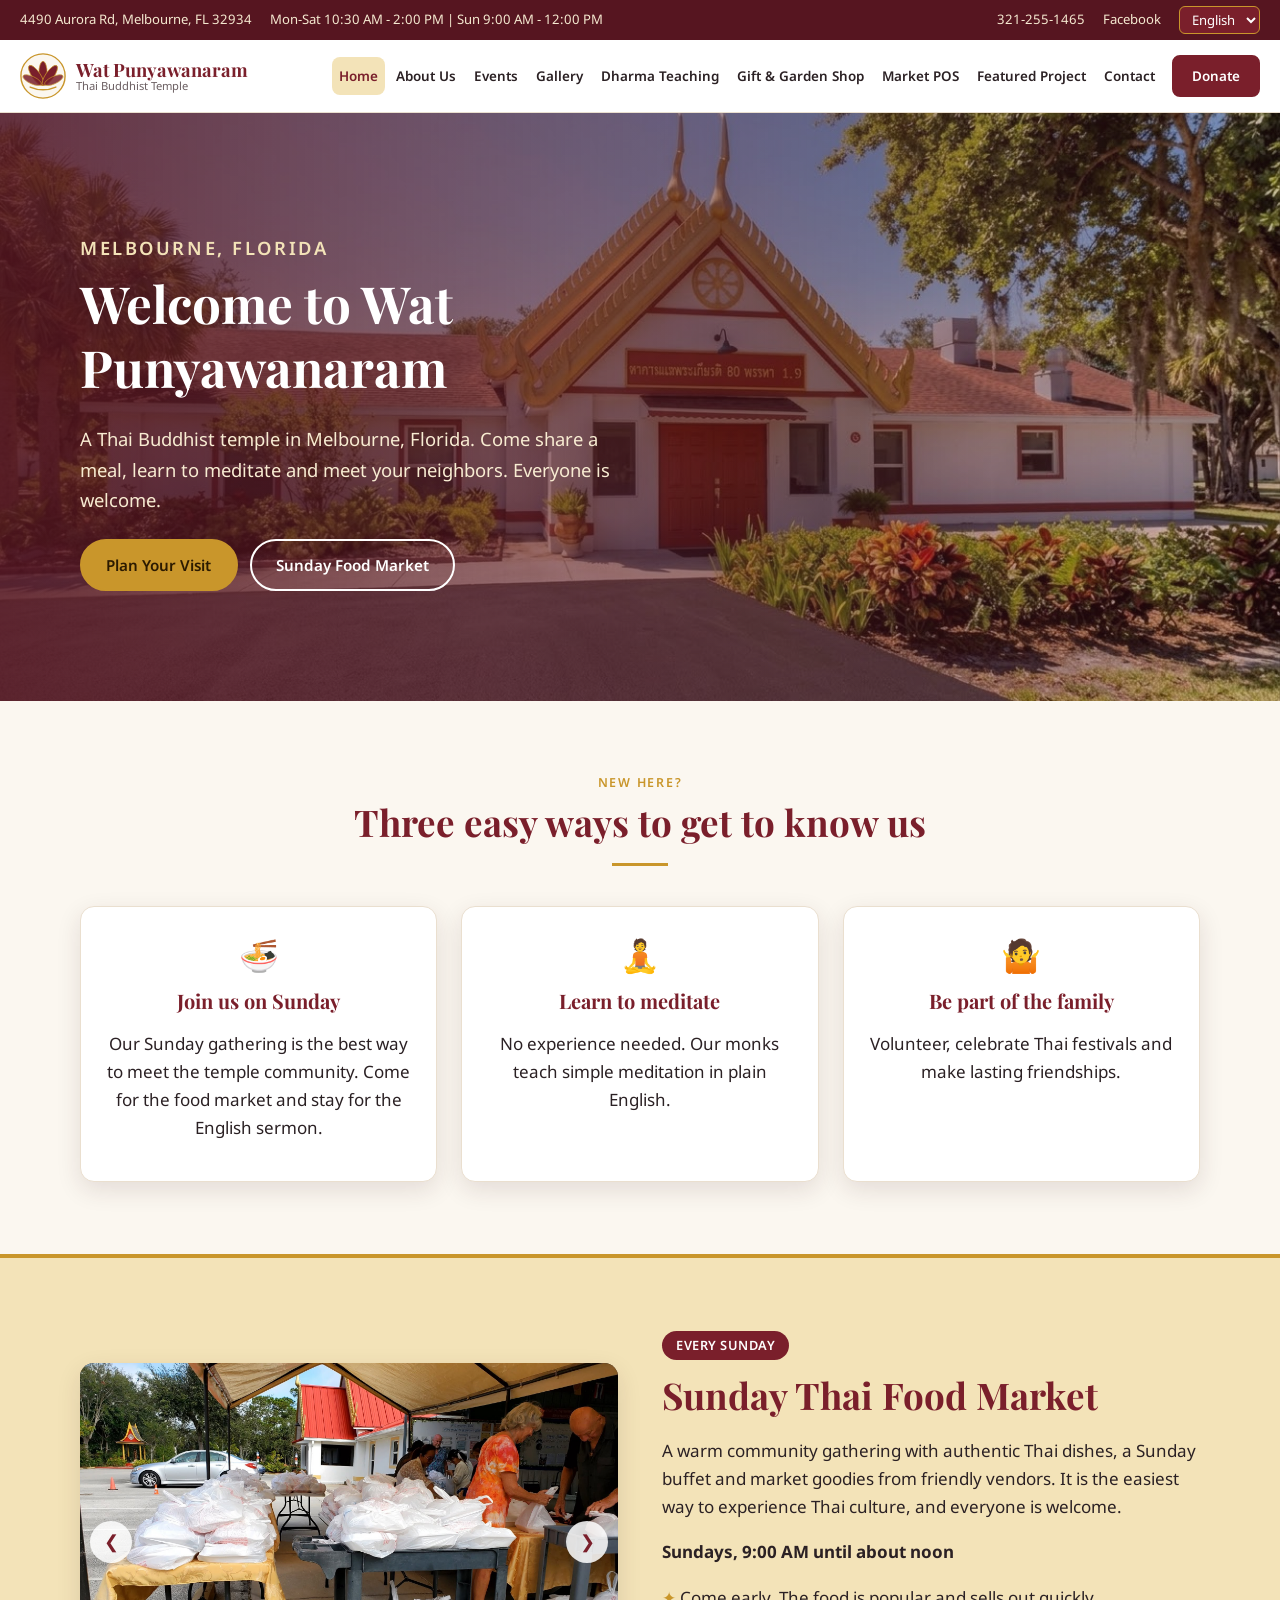
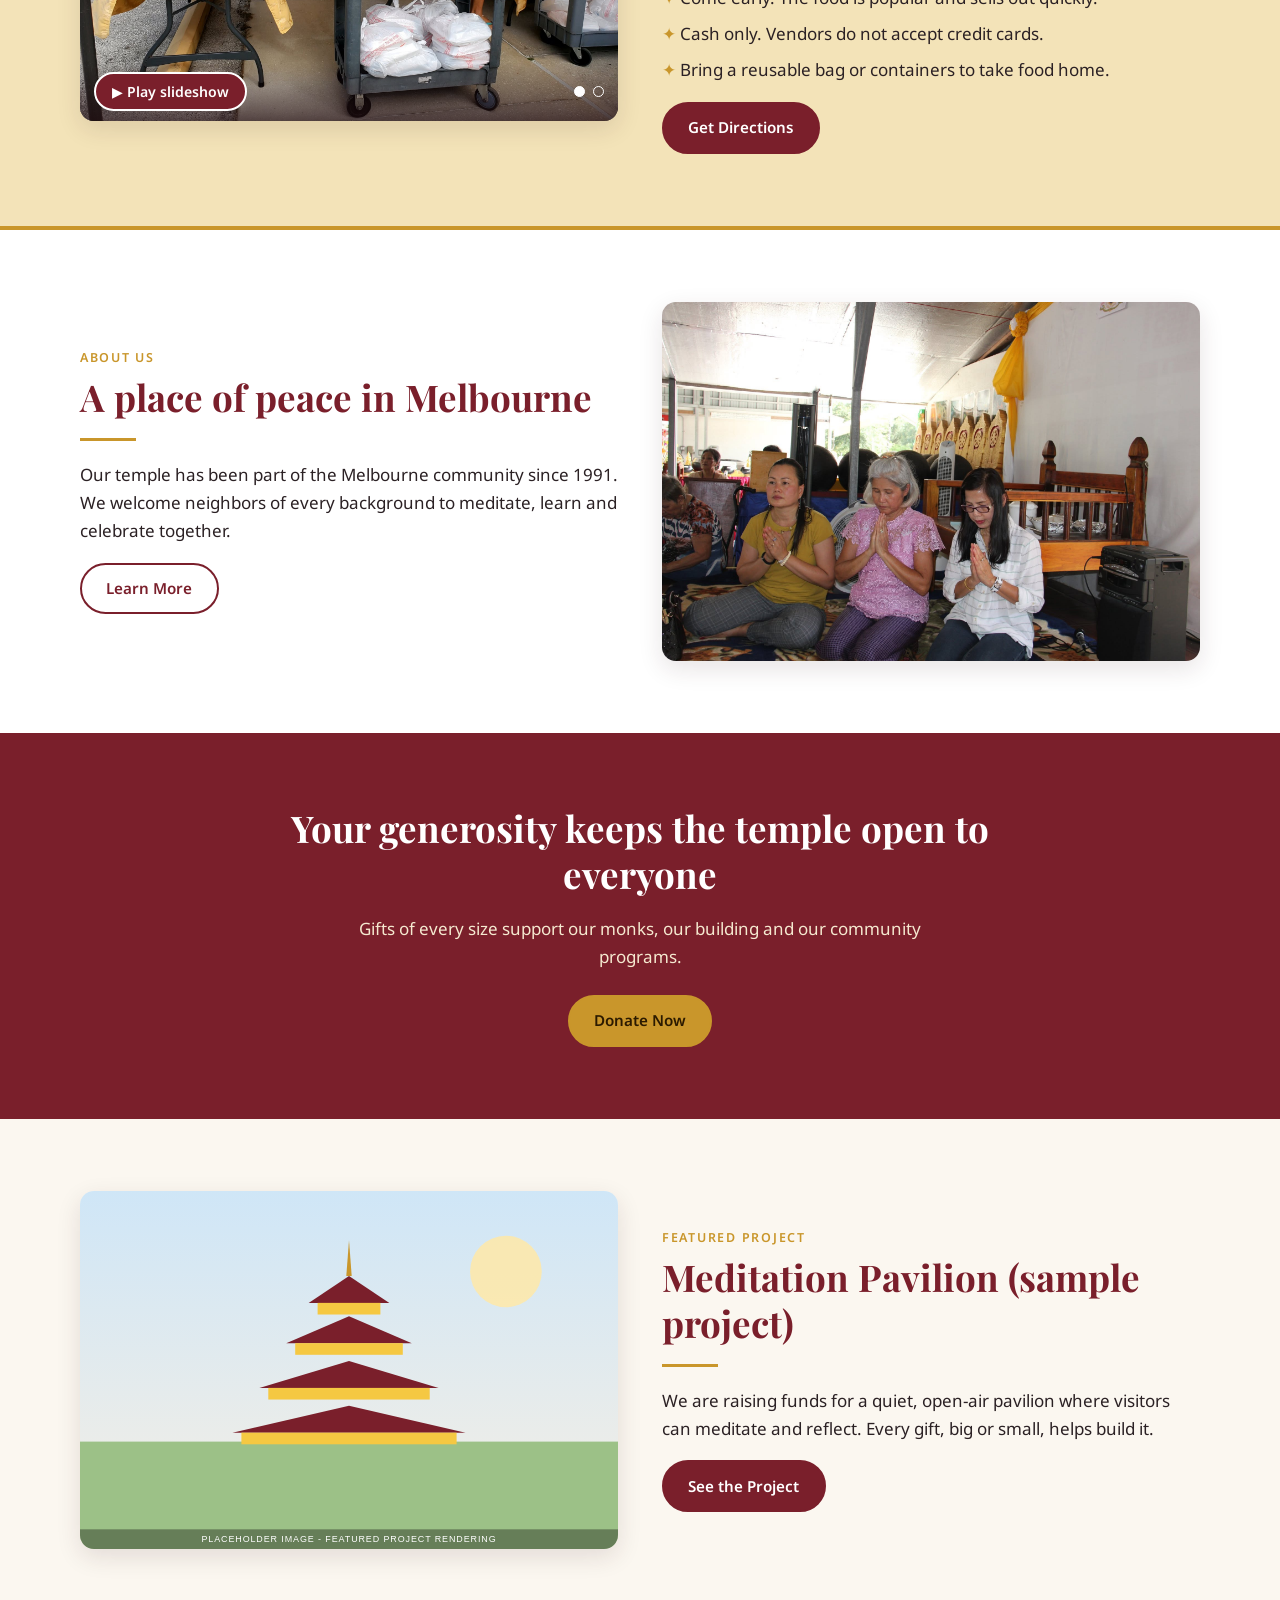
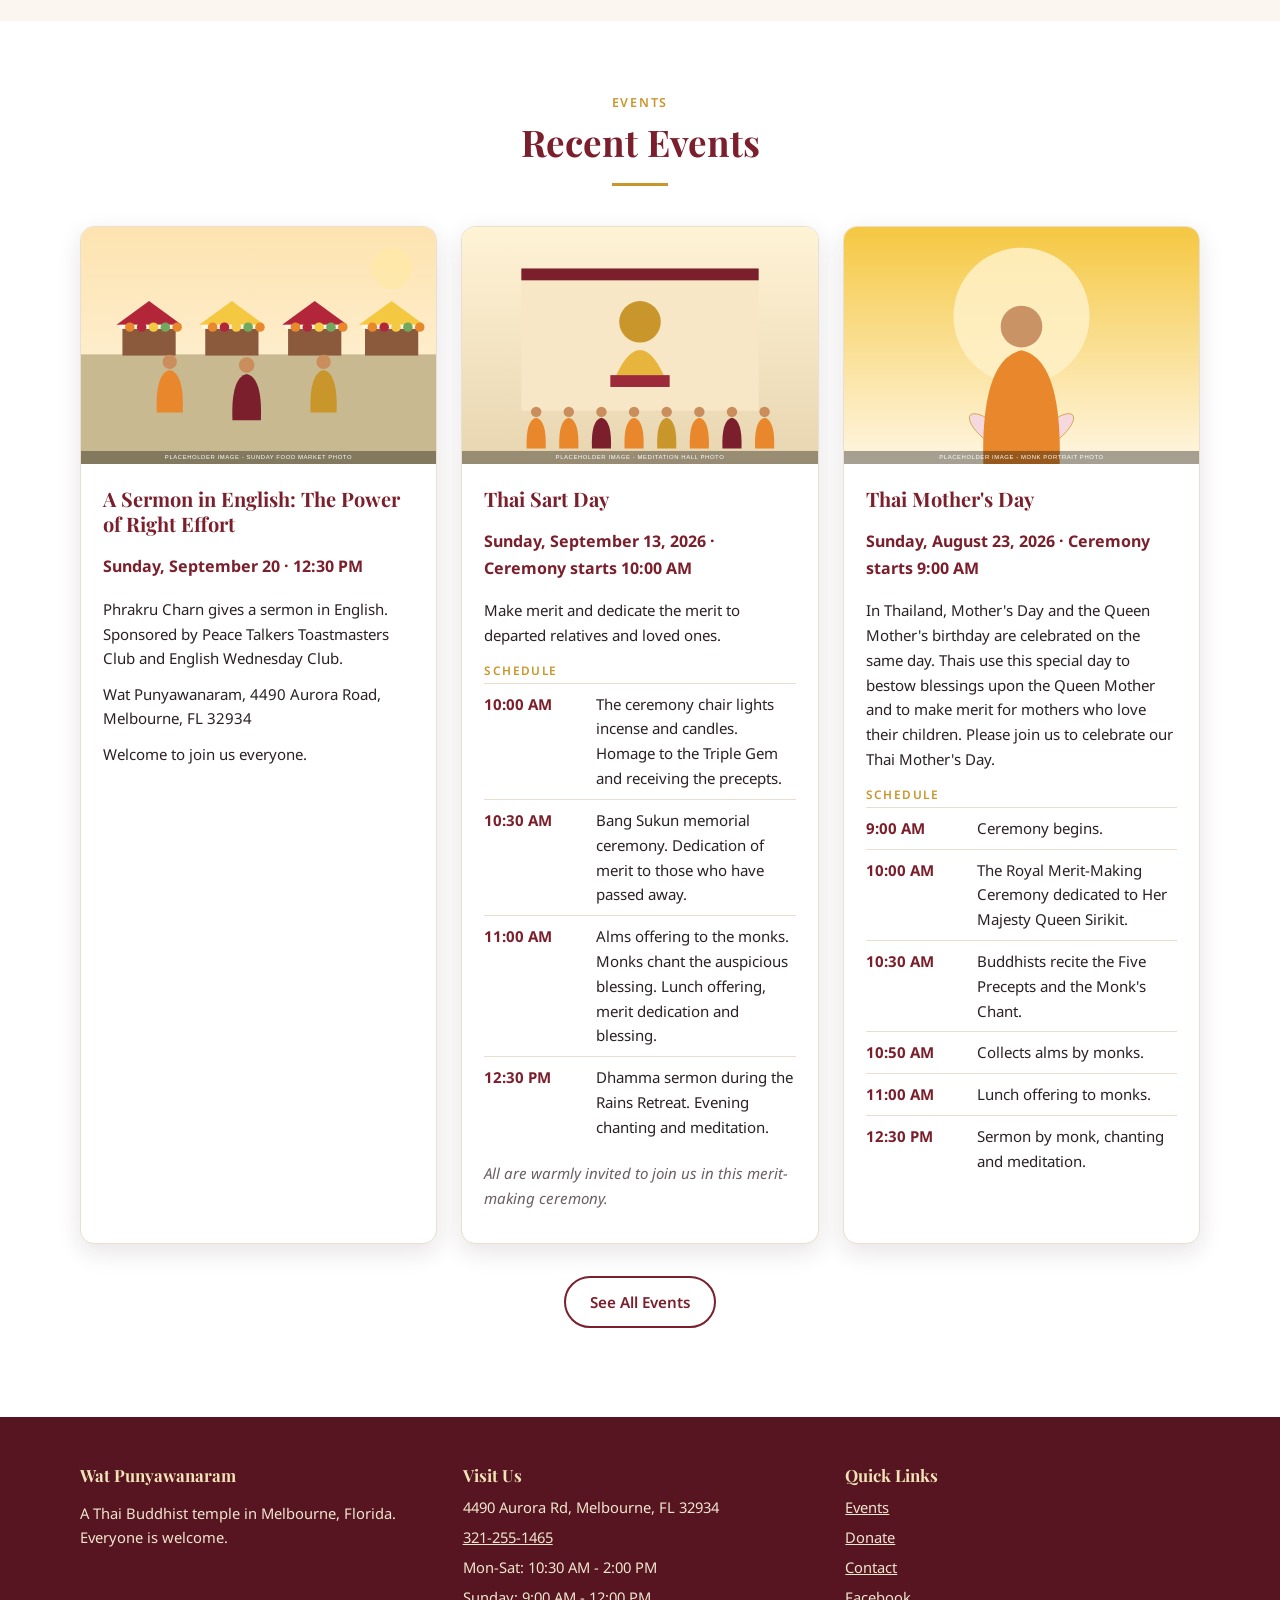
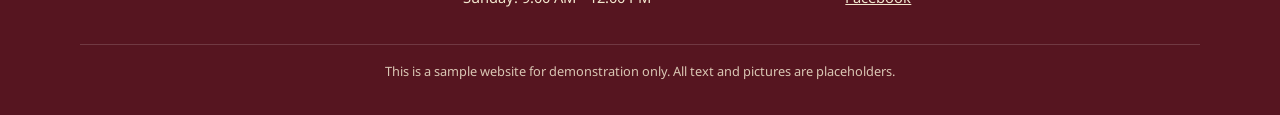
<file: index.html>
<!DOCTYPE html>
<html lang="en">
<head>
<meta charset="utf-8">
<meta name="viewport" content="width=device-width, initial-scale=1">
<title data-i18n="title.home">Wat Punyawanaram | Thai Buddhist Temple in Melbourne, Florida</title>
<meta name="description" content="Wat Punyawanaram, a Thai Buddhist temple at 4490 Aurora Rd, Melbourne, Florida. Sunday food market, meditation and community. Sample website.">
<link rel="icon" href="images/logo.svg" type="image/svg+xml">
<link rel="preconnect" href="https://fonts.googleapis.com">
<link rel="preconnect" href="https://fonts.gstatic.com" crossorigin>
<link href="https://fonts.googleapis.com/css2?family=Noto+Sans+Thai:wght@400;600&family=Noto+Sans:wght@400;600&family=Noto+Serif+Thai:wght@600;700&family=Playfair+Display:wght@600;700&display=swap" rel="stylesheet">
<link rel="stylesheet" href="css/base.css?v=10">
<link rel="stylesheet" href="css/pages.css?v=10">
</head>
<body>
<div id="site-header"></div>
<main>
<section class="hero"><div class="container">
  <p class="eyebrow" style="color:#f3e3b8">MELBOURNE, FLORIDA</p>
  <h1 data-i18n="h.hero.title">Welcome to Wat Punyawanaram</h1>
  <p data-i18n="h.hero.sub">A Thai Buddhist temple in Melbourne, Florida. Come share a meal, learn to meditate and meet your neighbors. Everyone is welcome.</p>
  <div class="actions"><a class="btn btn-gold" href="contact.html" data-i18n="h.hero.b1">Plan Your Visit</a>
  <a class="btn btn-ghost" href="#market" data-i18n="h.hero.b2">Sunday Food Market</a></div>
</div></section>

<section class="section"><div class="container">
  <div class="section-head"><p class="eyebrow" data-i18n="h.new.eyebrow">NEW HERE?</p><h2 data-i18n="h.new.title">Three easy ways to get to know us</h2><hr class="rule"></div>
  <div class="grid-3"><div class="card plain"><div class="body"><span class="icon">&#127836;</span><h3 data-i18n="h.c1.t">Join us on Sunday</h3><p data-i18n="h.c1.p">Our Sunday gathering is the best way to meet the temple community. Come for the food market and stay for the English sermon.</p></div></div>
<div class="card plain"><div class="body"><span class="icon">&#129496;</span><h3 data-i18n="h.c2.t">Learn to meditate</h3><p data-i18n="h.c2.p">No experience needed. Our monks teach simple meditation in plain English.</p></div></div>
<div class="card plain"><div class="body"><span class="icon">&#129335;</span><h3 data-i18n="h.c3.t">Be part of the family</h3><p data-i18n="h.c3.p">Volunteer, celebrate Thai festivals and make lasting friendships.</p></div></div>
</div>
</div></section>

<section class="section market" id="market"><div class="container split">
  <div class="carousel" id="market-carousel">
    <div class="slides">
      <img class="slide active" src="images/sunday.jpg" alt="Sunday food market" onerror="this.onerror=null;this.src='images/market.svg'">
      <img class="slide" src="images/sunday2.jpg" alt="Sunday food market, more pictures" onerror="this.onerror=null;this.src='images/market.svg'">
    </div>
    <button class="car-btn prev" type="button" data-i18n-aria="car.prev" aria-label="Previous picture">&#10094;</button>
    <button class="car-btn next" type="button" data-i18n-aria="car.next" aria-label="Next picture">&#10095;</button>
    <div class="car-bar">
      <button class="car-play" type="button"><span class="car-icon" aria-hidden="true">&#9654;</span> <span class="car-label" data-i18n="car.play">Play slideshow</span></button>
      <span class="dots"></span>
    </div>
  </div>
  <div>
    <span class="badge" data-i18n="m.badge">EVERY SUNDAY</span>
    <h2 style="margin-top:12px" data-i18n="m.title">Sunday Thai Food Market</h2>
    <p data-i18n="m.p">A warm community gathering with authentic Thai dishes, a Sunday buffet and market goodies from friendly vendors. It is the easiest way to experience Thai culture, and everyone is welcome.</p>
    <p><strong data-i18n="m.time">Sundays, 9:00 AM until about noon</strong></p>
    <ul class="tips"><li data-i18n="m.t1">Come early. The food is popular and sells out quickly.</li>
    <li data-i18n="m.t2">Cash only. Vendors do not accept credit cards.</li>
    <li data-i18n="m.t3">Bring a reusable bag or containers to take food home.</li></ul>
    <a class="btn" href="contact.html" data-i18n="m.btn">Get Directions</a>
  </div>
</div></section>

<section class="section white"><div class="container split">
  <div>
    <p class="eyebrow" data-i18n="h.about.eyebrow">ABOUT US</p><h2 data-i18n="h.about.title">A place of peace in Melbourne</h2><hr class="rule">
    <p data-i18n="h.about.p">Our temple has been part of the Melbourne community since 1991. We welcome neighbors of every background to meditate, learn and celebrate together.</p>
    <a class="btn btn-outline" href="about.html" data-i18n="h.about.btn">Learn More</a>
  </div>
  <img src="images/meditation.jpg" alt="Meditation at the temple">
</div></section>

<section class="band"><div class="container">
  <h2 data-i18n="h.don.title">Your generosity keeps the temple open to everyone</h2>
  <p data-i18n="h.don.p">Gifts of every size support our monks, our building and our community programs.</p>
  <a class="btn btn-gold" href="donate.html" data-i18n="h.don.btn">Donate Now</a>
</div></section>

<section class="section"><div class="container split">
  <img src="images/project.svg" alt="Featured project">
  <div>
    <p class="eyebrow" data-i18n="h.proj.eyebrow">FEATURED PROJECT</p><h2 data-i18n="h.proj.title">Meditation Pavilion (sample project)</h2><hr class="rule">
    <p data-i18n="h.proj.p">We are raising funds for a quiet, open-air pavilion where visitors can meditate and reflect. Every gift, big or small, helps build it.</p>
    <a class="btn" href="project.html" data-i18n="h.proj.btn">See the Project</a>
  </div>
</div></section>

<section class="section white"><div class="container">
  <div class="section-head"><p class="eyebrow" data-i18n="h.ev.eyebrow">EVENTS</p><h2 data-i18n="h.ev.title">Recent Events</h2><hr class="rule"></div>
  <div class="grid-3"><article class="card event-card"><img src="images/market.svg" alt="A Sermon in English: The Power of Right Effort"><div class="body">
  <h3 data-i18n="hv1.t">A Sermon in English: The Power of Right Effort</h3><p><strong data-i18n="hv1.time">Sunday, September 20 · 12:30 PM</strong></p><div class="sched" data-fmt="schedule" data-i18n="hv1.p">Phrakru Charn gives a sermon in English. Sponsored by Peace Talkers Toastmasters Club and English Wednesday Club.
Wat Punyawanaram, 4490 Aurora Road, Melbourne, FL 32934
Welcome to join us everyone.</div></div></article>
<article class="card event-card"><img src="images/hall.svg" alt="Thai Sart Day"><div class="body">
  <h3 data-i18n="hv2.t">Thai Sart Day</h3><p><strong data-i18n="hv2.time">Sunday, September 13, 2026 · Ceremony starts 10:00 AM</strong></p><div class="sched" data-fmt="schedule" data-i18n="hv2.p">Make merit and dedicate the merit to departed relatives and loved ones.
10:00 AM The ceremony chair lights incense and candles. Homage to the Triple Gem and receiving the precepts.
10:30 AM Bang Sukun memorial ceremony. Dedication of merit to those who have passed away.
11:00 AM Alms offering to the monks. Monks chant the auspicious blessing. Lunch offering, merit dedication and blessing.
12:30 PM Dhamma sermon during the Rains Retreat. Evening chanting and meditation.
All are warmly invited to join us in this merit-making ceremony.</div></div></article>
<article class="card event-card"><img src="images/monk.svg" alt="Thai Mother&#x27;s Day"><div class="body">
  <h3 data-i18n="hv3.t">Thai Mother's Day</h3><p><strong data-i18n="hv3.time">Sunday, August 23, 2026 · Ceremony starts 9:00 AM</strong></p><div class="sched" data-fmt="schedule" data-i18n="hv3.p">In Thailand, Mother's Day and the Queen Mother's birthday are celebrated on the same day. Thais use this special day to bestow blessings upon the Queen Mother and to make merit for mothers who love their children. Please join us to celebrate our Thai Mother's Day.
9:00 AM Ceremony begins.
10:00 AM The Royal Merit-Making Ceremony dedicated to Her Majesty Queen Sirikit.
10:30 AM Buddhists recite the Five Precepts and the Monk's Chant.
10:50 AM Collects alms by monks.
11:00 AM Lunch offering to monks.
12:30 PM Sermon by monk, chanting and meditation.</div></div></article>
</div>
  <p class="center" style="margin-top:32px"><a class="btn btn-outline" href="events.html" data-i18n="h.ev.all">See All Events</a></p>
</div></section>
</main>
<div id="site-footer"></div>
<script src="js/lang-en.js?v=10"></script>
<script src="js/lang-th.js?v=10"></script>
<script src="js/layout.js?v=10"></script>
<script src="js/main.js?v=10"></script>
<script src="js/carousel.js?v=10"></script>
</body>
</html>
</file>
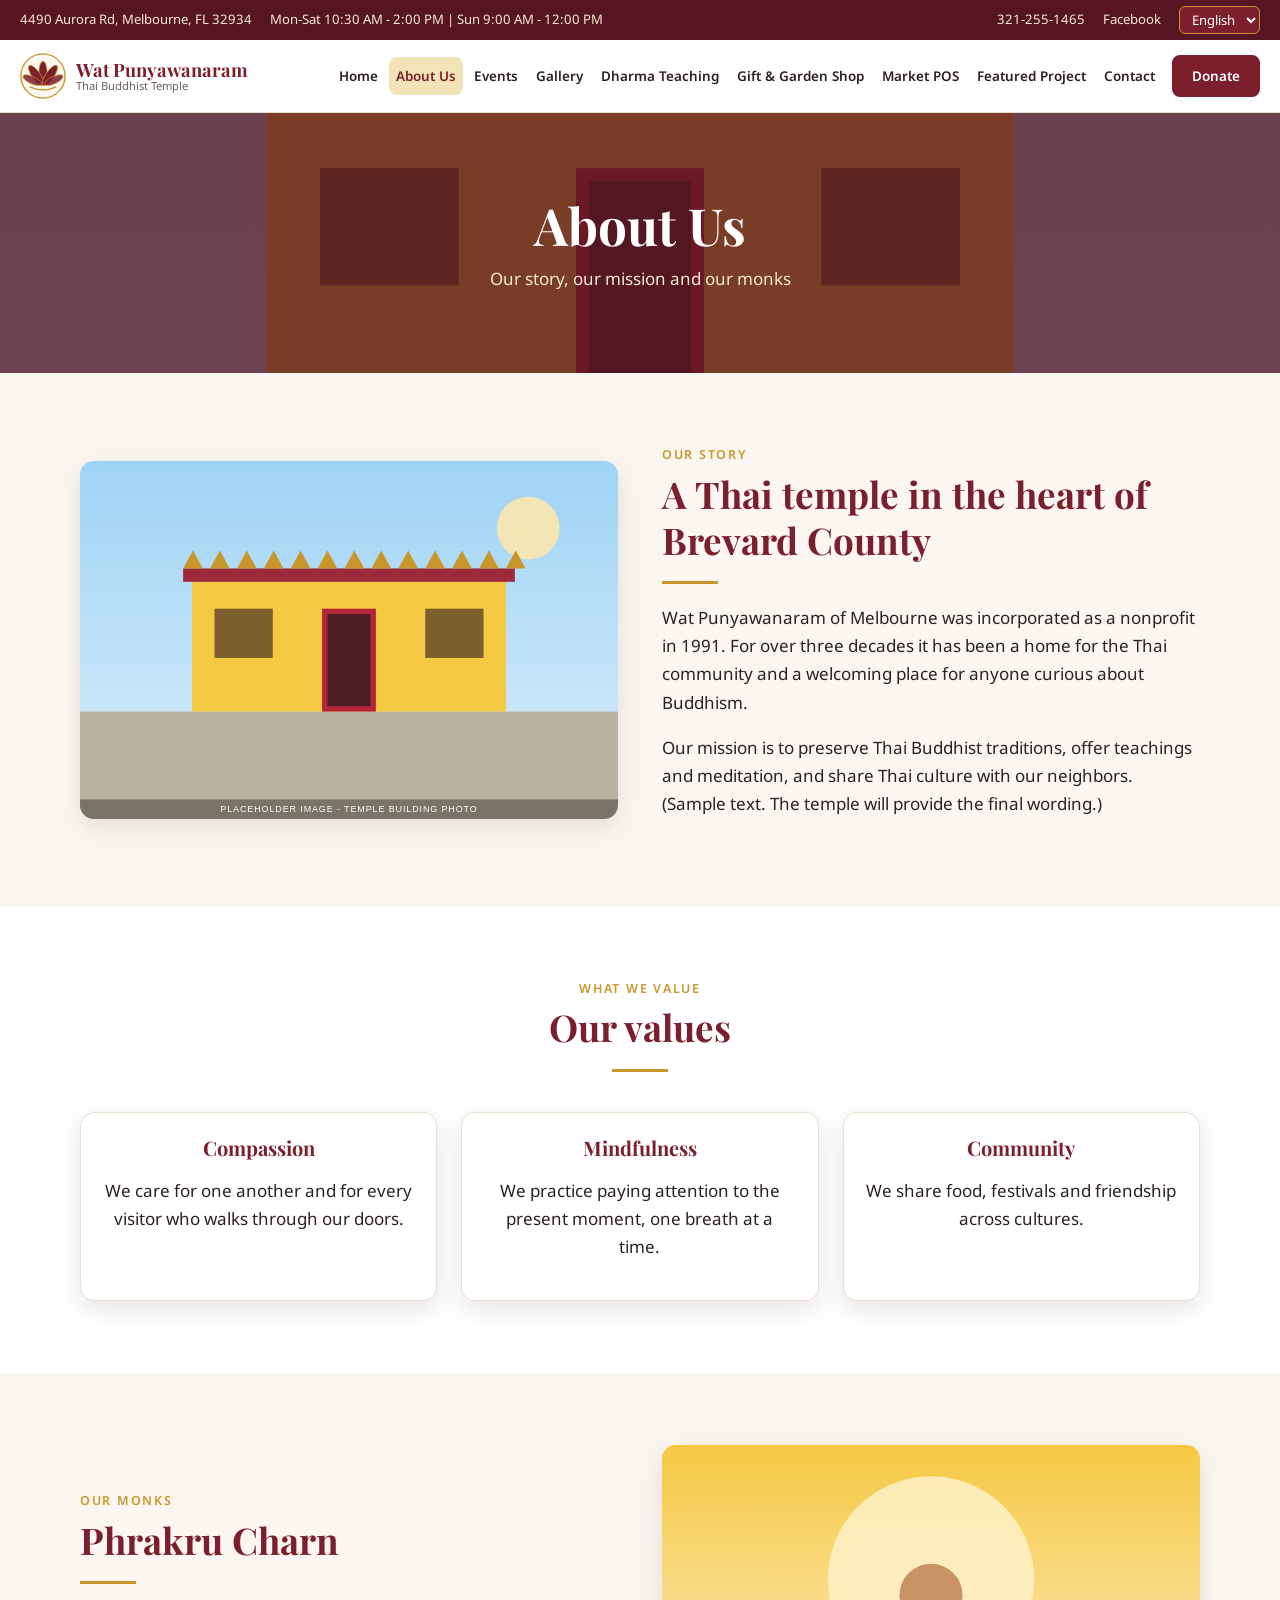
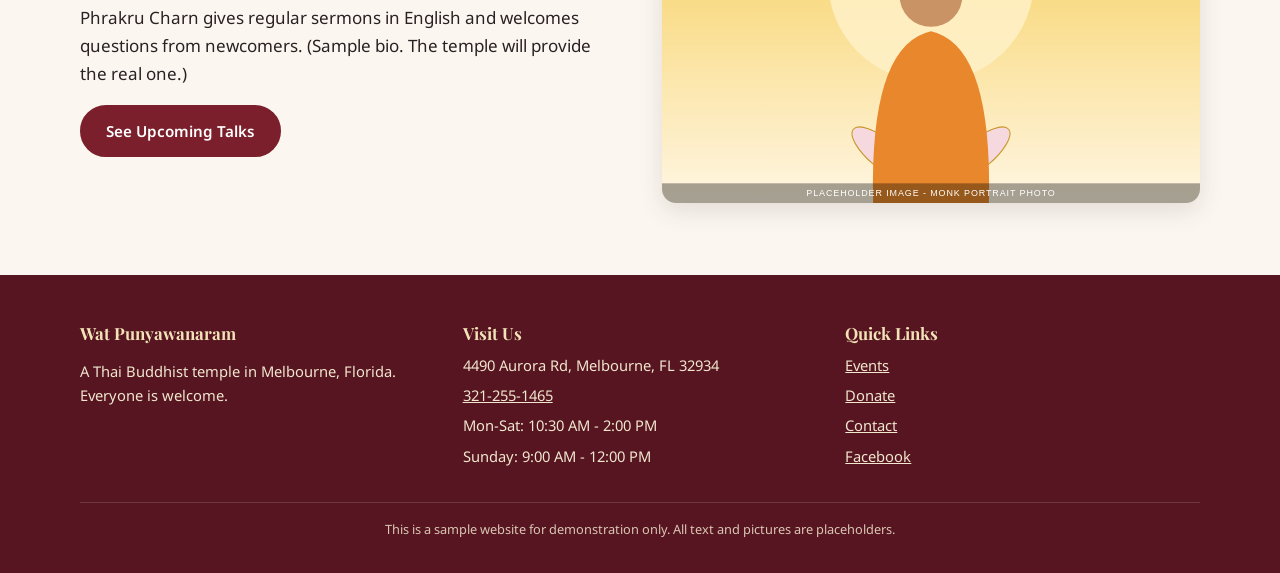
<file: about.html>
<!DOCTYPE html>
<html lang="en">
<head>
<meta charset="utf-8">
<meta name="viewport" content="width=device-width, initial-scale=1">
<title data-i18n="title.about">About Us | Wat Punyawanaram</title>
<meta name="description" content="Wat Punyawanaram, a Thai Buddhist temple at 4490 Aurora Rd, Melbourne, Florida. Sunday food market, meditation and community. Sample website.">
<link rel="icon" href="images/logo.svg" type="image/svg+xml">
<link rel="preconnect" href="https://fonts.googleapis.com">
<link rel="preconnect" href="https://fonts.gstatic.com" crossorigin>
<link href="https://fonts.googleapis.com/css2?family=Noto+Sans+Thai:wght@400;600&family=Noto+Sans:wght@400;600&family=Noto+Serif+Thai:wght@600;700&family=Playfair+Display:wght@600;700&display=swap" rel="stylesheet">
<link rel="stylesheet" href="css/base.css?v=10">
<link rel="stylesheet" href="css/pages.css?v=10">
</head>
<body>
<div id="site-header"></div>
<main>
<section class="page-banner" style="--bg: url('../images/building.svg')"><div class="container"><h1 data-i18n="a.title">About Us</h1><p data-i18n="a.sub">Our story, our mission and our monks</p></div></section>
<section class="section"><div class="container split">
  <img src="images/building.svg" alt="Temple building">
  <div><p class="eyebrow" data-i18n="a.h.eyebrow">OUR STORY</p><h2 data-i18n="a.h.title">A Thai temple in the heart of Brevard County</h2><hr class="rule">
  <p data-i18n="a.h.p1">Wat Punyawanaram of Melbourne was incorporated as a nonprofit in 1991. For over three decades it has been a home for the Thai community and a welcoming place for anyone curious about Buddhism.</p>
  <p data-i18n="a.h.p2">Our mission is to preserve Thai Buddhist traditions, offer teachings and meditation, and share Thai culture with our neighbors. (Sample text. The temple will provide the final wording.)</p></div>
</div></section>
<section class="section white"><div class="container">
  <div class="section-head"><p class="eyebrow" data-i18n="a.v.eyebrow">WHAT WE VALUE</p><h2 data-i18n="a.v.title">Our values</h2><hr class="rule"></div>
  <div class="grid-3"><div class="card plain"><div class="body"><h3 data-i18n="a.v1.t">Compassion</h3><p data-i18n="a.v1.p">We care for one another and for every visitor who walks through our doors.</p></div></div>
<div class="card plain"><div class="body"><h3 data-i18n="a.v2.t">Mindfulness</h3><p data-i18n="a.v2.p">We practice paying attention to the present moment, one breath at a time.</p></div></div>
<div class="card plain"><div class="body"><h3 data-i18n="a.v3.t">Community</h3><p data-i18n="a.v3.p">We share food, festivals and friendship across cultures.</p></div></div>
</div>
</div></section>
<section class="section"><div class="container split">
  <div><p class="eyebrow" data-i18n="a.m.eyebrow">OUR MONKS</p><h2>Phrakru Charn</h2><hr class="rule">
  <p data-i18n="a.m.p">Phrakru Charn gives regular sermons in English and welcomes questions from newcomers. (Sample bio. The temple will provide the real one.)</p>
  <a class="btn" href="events.html" data-i18n="a.m.btn">See Upcoming Talks</a></div>
  <img src="images/monk.svg" alt="Monk portrait">
</div></section>
</main>
<div id="site-footer"></div>
<script src="js/lang-en.js?v=10"></script>
<script src="js/lang-th.js?v=10"></script>
<script src="js/layout.js?v=10"></script>
<script src="js/main.js?v=10"></script>
</body>
</html>
</file>
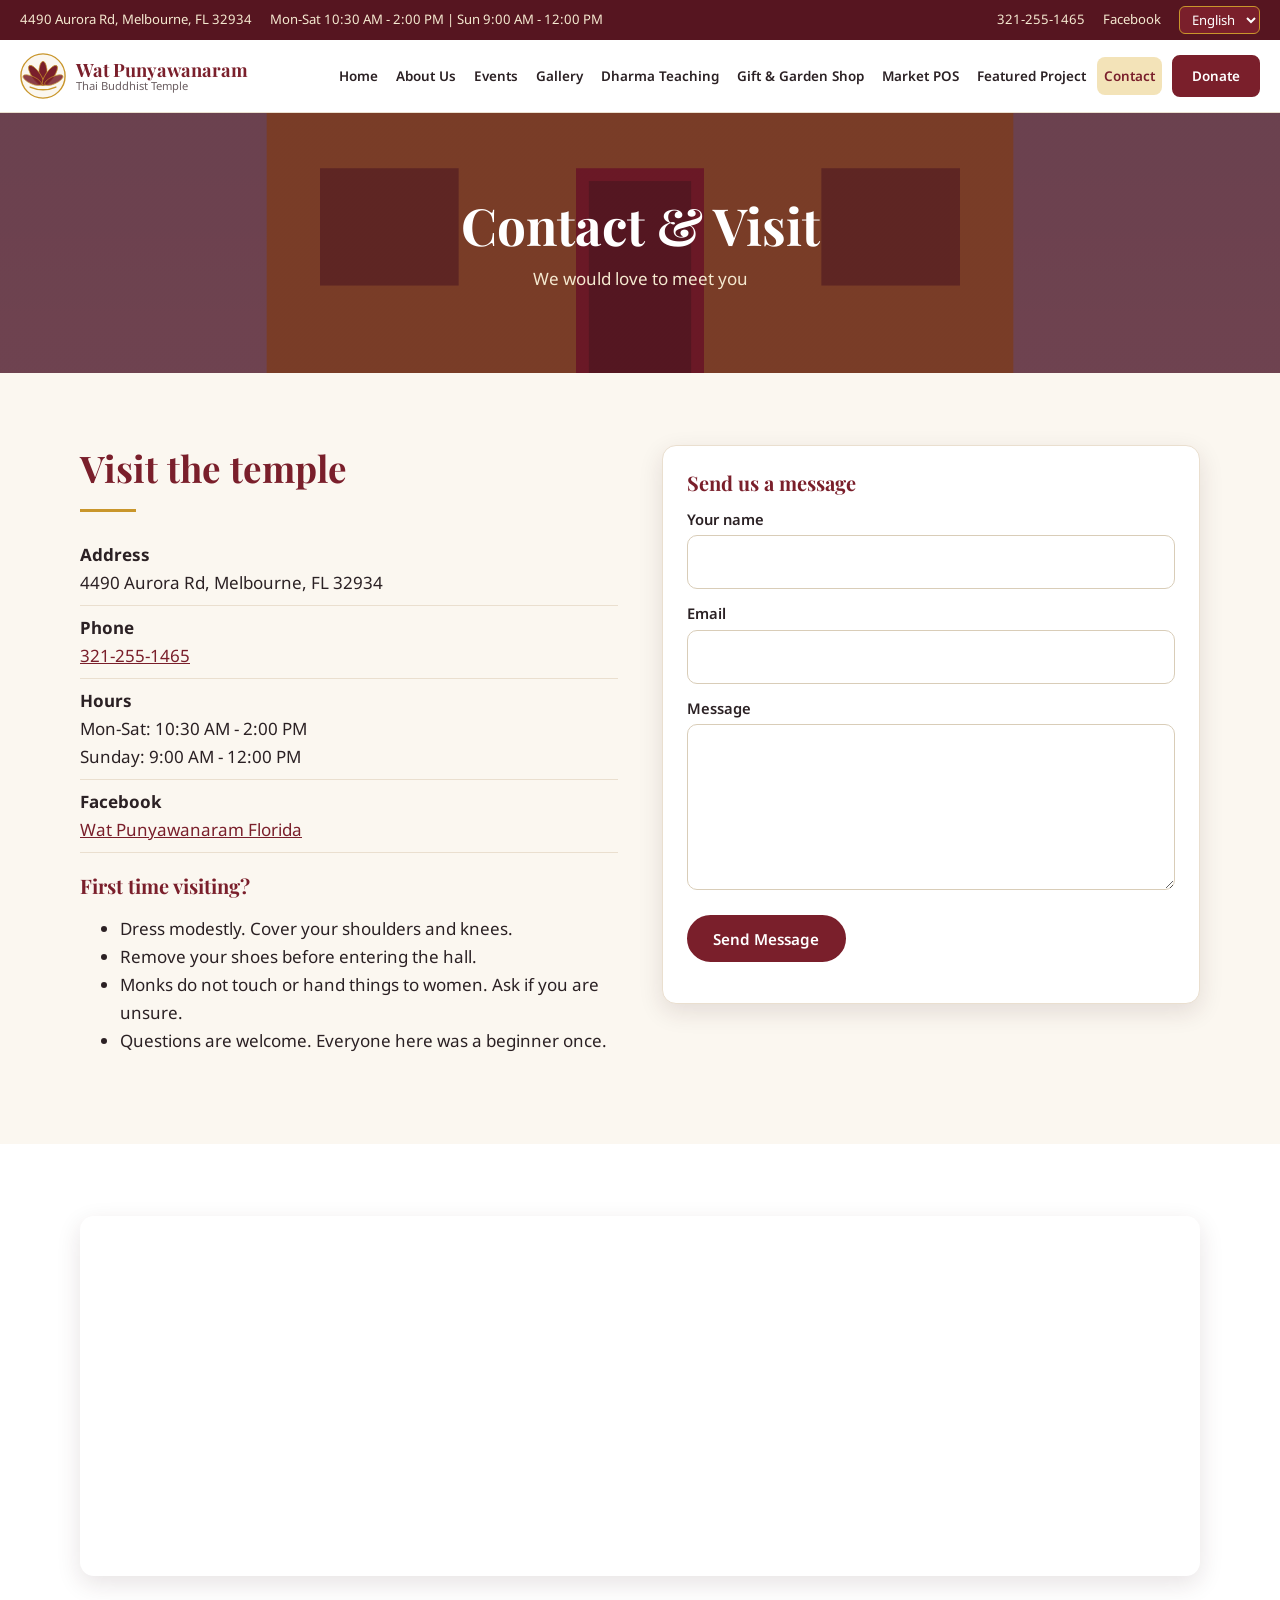
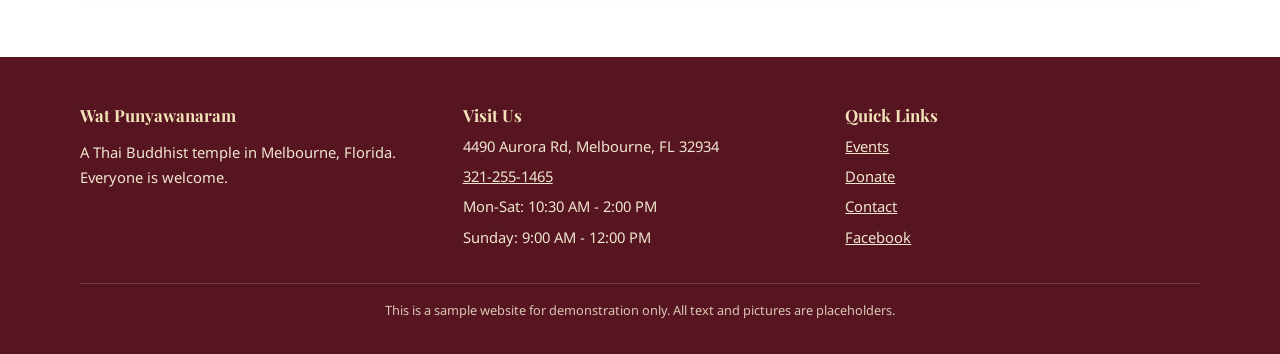
<file: contact.html>
<!DOCTYPE html>
<html lang="en">
<head>
<meta charset="utf-8">
<meta name="viewport" content="width=device-width, initial-scale=1">
<title data-i18n="title.contact">Contact & Visit | Wat Punyawanaram</title>
<meta name="description" content="Wat Punyawanaram, a Thai Buddhist temple at 4490 Aurora Rd, Melbourne, Florida. Sunday food market, meditation and community. Sample website.">
<link rel="icon" href="images/logo.svg" type="image/svg+xml">
<link rel="preconnect" href="https://fonts.googleapis.com">
<link rel="preconnect" href="https://fonts.gstatic.com" crossorigin>
<link href="https://fonts.googleapis.com/css2?family=Noto+Sans+Thai:wght@400;600&family=Noto+Sans:wght@400;600&family=Noto+Serif+Thai:wght@600;700&family=Playfair+Display:wght@600;700&display=swap" rel="stylesheet">
<link rel="stylesheet" href="css/base.css?v=10">
<link rel="stylesheet" href="css/pages.css?v=10">
</head>
<body>
<div id="site-header"></div>
<main>
<section class="page-banner" style="--bg: url('../images/building.svg')"><div class="container"><h1 data-i18n="c.title">Contact & Visit</h1><p data-i18n="c.sub">We would love to meet you</p></div></section>
<section class="section"><div class="container split" style="align-items:start">
  <div><h2 data-i18n="c.h">Visit the temple</h2><hr class="rule">
  <ul class="info-list"><li><strong data-i18n="c.addr">Address</strong><br>4490 Aurora Rd, Melbourne, FL 32934</li>
  <li><strong data-i18n="c.phone">Phone</strong><br><a href="tel:+13212551465">321-255-1465</a></li>
  <li><strong data-i18n="c.hours">Hours</strong><br><span data-i18n="foot.hours1">Mon-Sat: 10:30 AM - 2:00 PM</span><br><span data-i18n="foot.hours2">Sunday: 9:00 AM - 12:00 PM</span></li>
  <li><strong data-i18n="c.fb">Facebook</strong><br><a href="https://www.facebook.com/share/19FDA9H487/" target="_blank" rel="noopener">Wat Punyawanaram Florida</a></li></ul>
  <h3 data-i18n="c.v.title">First time visiting?</h3><ul><li data-i18n="c.v1">Dress modestly. Cover your shoulders and knees.</li><li data-i18n="c.v2">Remove your shoes before entering the hall.</li><li data-i18n="c.v3">Monks do not touch or hand things to women. Ask if you are unsure.</li><li data-i18n="c.v4">Questions are welcome. Everyone here was a beginner once.</li></ul></div>
  <form class="form card" data-demo style="padding:24px"><h3 data-i18n="c.f.title">Send us a message</h3>
    <label for="n" data-i18n="c.f.name">Your name</label><input id="n" type="text" required>
    <label for="e" data-i18n="c.f.email">Email</label><input id="e" type="email" required>
    <label for="m" data-i18n="c.f.msg">Message</label><textarea id="m" rows="5" required></textarea>
    <p><button class="btn" type="submit" data-i18n="c.f.send">Send Message</button></p></form>
</div></section>
<section class="section white"><div class="container"><iframe class="map" title="Map" loading="lazy" src="https://www.google.com/maps?q=4490+Aurora+Rd+Melbourne+FL+32934&output=embed"></iframe></div></section>
</main>
<div id="site-footer"></div>
<script src="js/lang-en.js?v=10"></script>
<script src="js/lang-th.js?v=10"></script>
<script src="js/layout.js?v=10"></script>
<script src="js/main.js?v=10"></script>
</body>
</html>
</file>
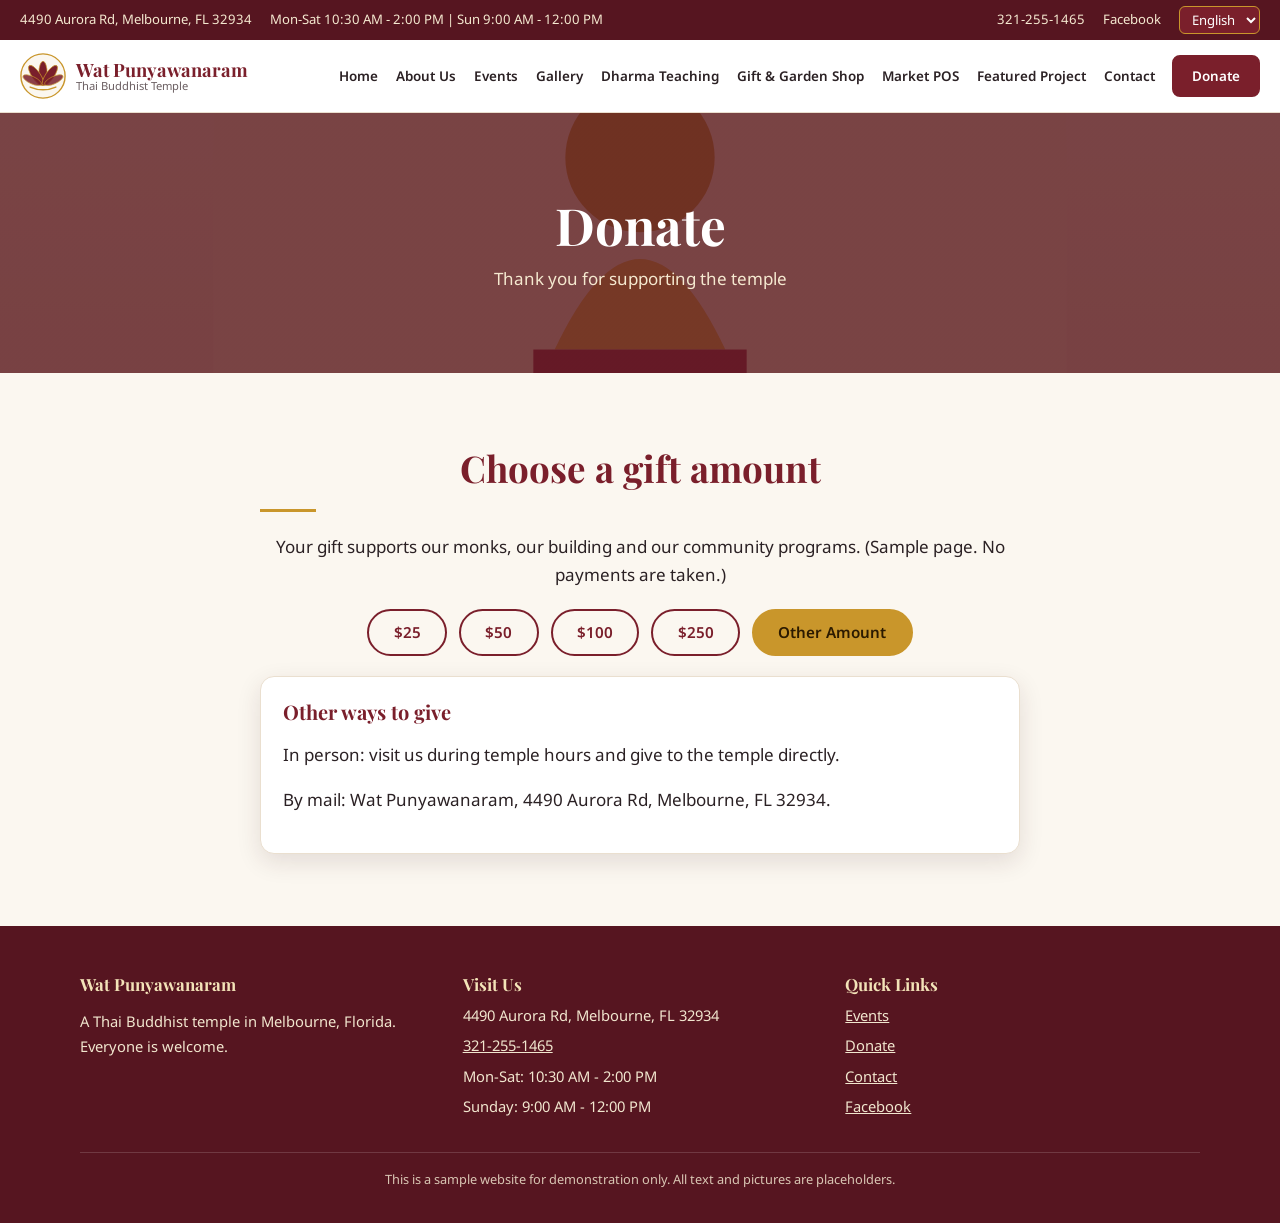
<file: donate.html>
<!DOCTYPE html>
<html lang="en">
<head>
<meta charset="utf-8">
<meta name="viewport" content="width=device-width, initial-scale=1">
<title data-i18n="title.donate">Donate | Wat Punyawanaram</title>
<meta name="description" content="Wat Punyawanaram, a Thai Buddhist temple at 4490 Aurora Rd, Melbourne, Florida. Sunday food market, meditation and community. Sample website.">
<link rel="icon" href="images/logo.svg" type="image/svg+xml">
<link rel="preconnect" href="https://fonts.googleapis.com">
<link rel="preconnect" href="https://fonts.gstatic.com" crossorigin>
<link href="https://fonts.googleapis.com/css2?family=Noto+Sans+Thai:wght@400;600&family=Noto+Sans:wght@400;600&family=Noto+Serif+Thai:wght@600;700&family=Playfair+Display:wght@600;700&display=swap" rel="stylesheet">
<link rel="stylesheet" href="css/base.css?v=10">
<link rel="stylesheet" href="css/pages.css?v=10">
</head>
<body>
<div id="site-header"></div>
<main>
<section class="page-banner" style="--bg: url('../images/hall.svg')"><div class="container"><h1 data-i18n="d.title">Donate</h1><p data-i18n="d.sub">Thank you for supporting the temple</p></div></section>
<section class="section"><div class="container" style="max-width:760px">
  <div class="center"><h2 data-i18n="d.h">Choose a gift amount</h2><hr class="rule"><p data-i18n="d.p">Your gift supports our monks, our building and our community programs. (Sample page. No payments are taken.)</p></div>
  <div class="amounts"><button class="btn btn-outline" data-demo>$25</button><button class="btn btn-outline" data-demo>$50</button><button class="btn btn-outline" data-demo>$100</button><button class="btn btn-outline" data-demo>$250</button><button class="btn btn-gold" data-demo data-i18n="d.other">Other Amount</button></div>
  <div class="card"><div class="body"><h3 data-i18n="d.w.title">Other ways to give</h3>
  <p data-i18n="d.w1">In person: visit us during temple hours and give to the temple directly.</p>
  <p data-i18n="d.w2">By mail: Wat Punyawanaram, 4490 Aurora Rd, Melbourne, FL 32934.</p></div></div>
</div></section>
</main>
<div id="site-footer"></div>
<script src="js/lang-en.js?v=10"></script>
<script src="js/lang-th.js?v=10"></script>
<script src="js/layout.js?v=10"></script>
<script src="js/main.js?v=10"></script>
</body>
</html>
</file>
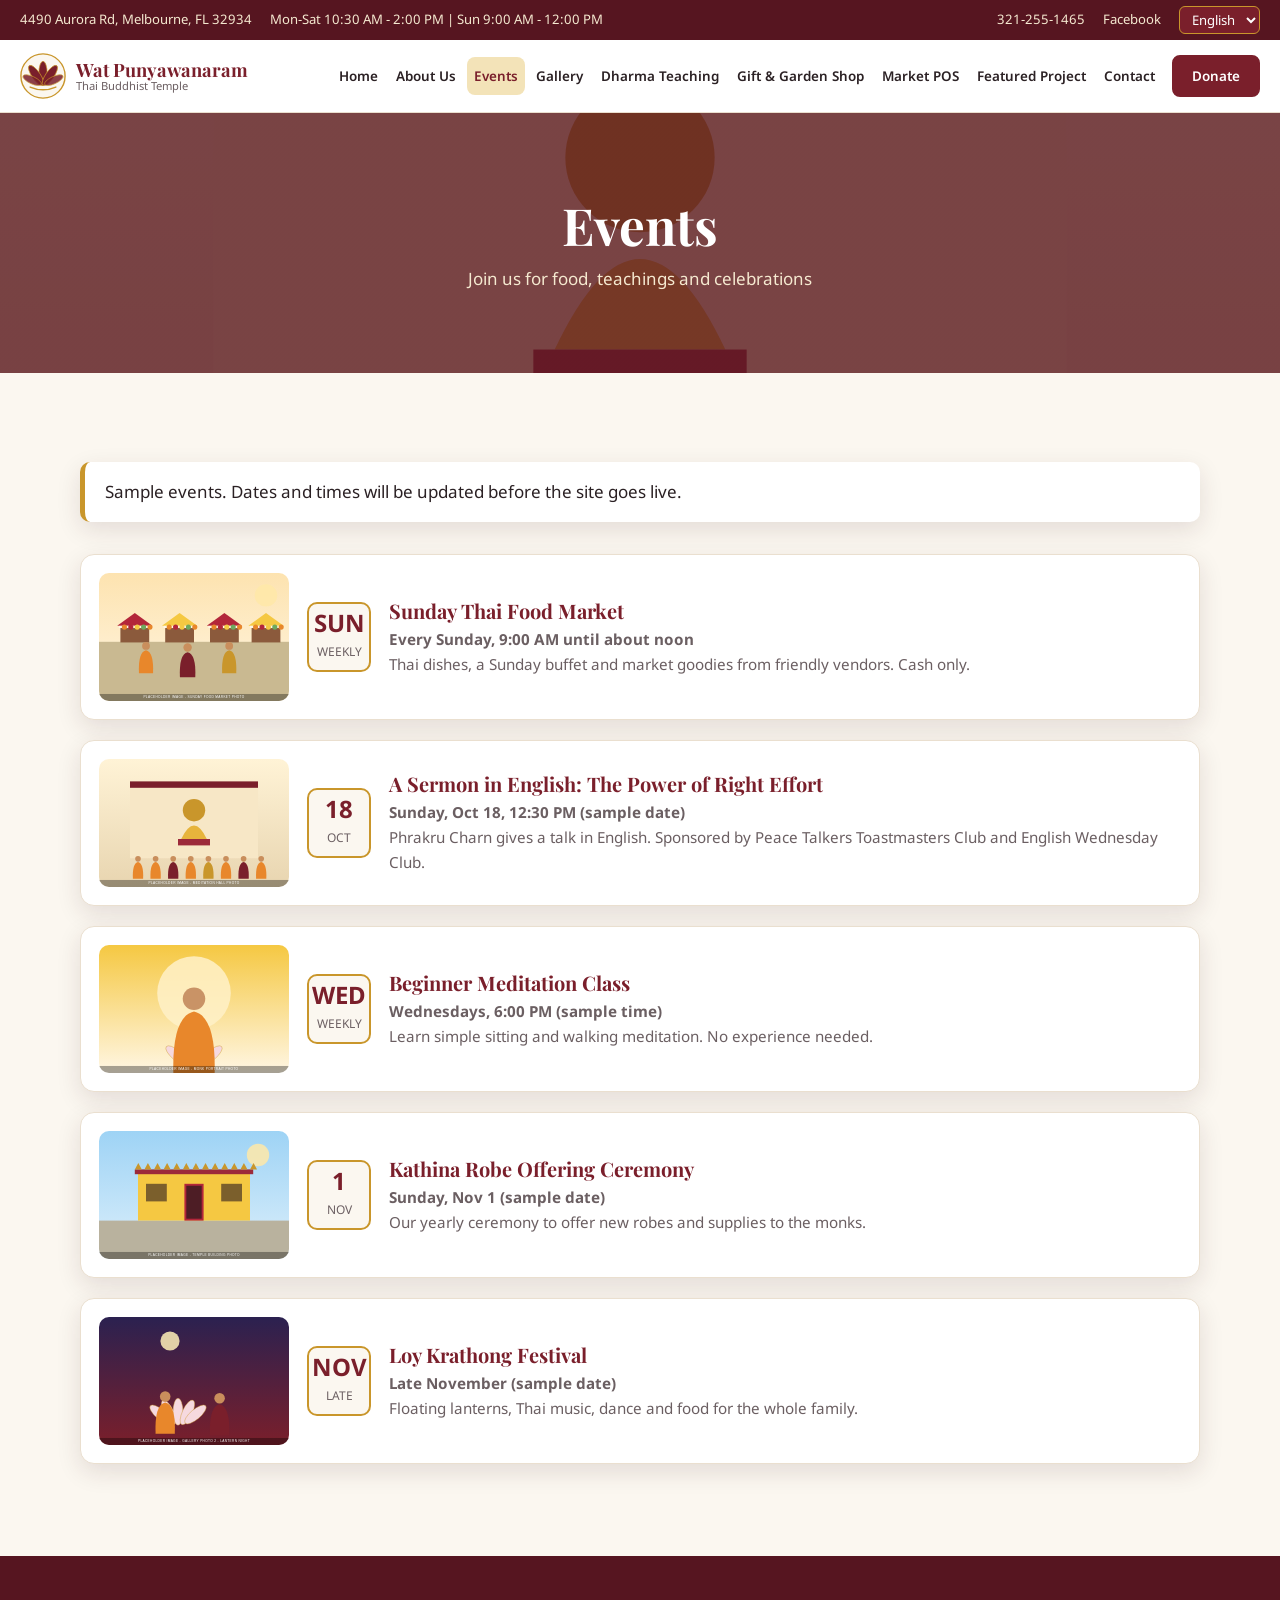
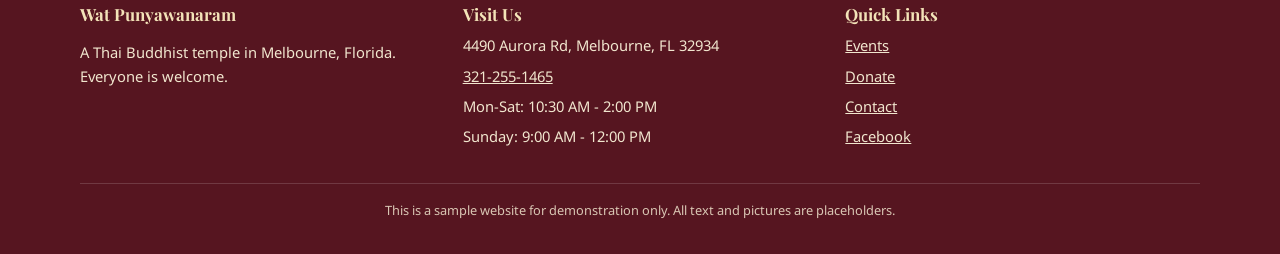
<file: events.html>
<!DOCTYPE html>
<html lang="en">
<head>
<meta charset="utf-8">
<meta name="viewport" content="width=device-width, initial-scale=1">
<title data-i18n="title.events">Events | Wat Punyawanaram</title>
<meta name="description" content="Wat Punyawanaram, a Thai Buddhist temple at 4490 Aurora Rd, Melbourne, Florida. Sunday food market, meditation and community. Sample website.">
<link rel="icon" href="images/logo.svg" type="image/svg+xml">
<link rel="preconnect" href="https://fonts.googleapis.com">
<link rel="preconnect" href="https://fonts.gstatic.com" crossorigin>
<link href="https://fonts.googleapis.com/css2?family=Noto+Sans+Thai:wght@400;600&family=Noto+Sans:wght@400;600&family=Noto+Serif+Thai:wght@600;700&family=Playfair+Display:wght@600;700&display=swap" rel="stylesheet">
<link rel="stylesheet" href="css/base.css?v=10">
<link rel="stylesheet" href="css/pages.css?v=10">
</head>
<body>
<div id="site-header"></div>
<main>
<section class="page-banner" style="--bg: url('../images/hall.svg')"><div class="container"><h1 data-i18n="e.title">Events</h1><p data-i18n="e.sub">Join us for food, teachings and celebrations</p></div></section>
<section class="section"><div class="container">
<p class="notice" data-i18n="e.note">Sample events. Dates and times will be updated before the site goes live.</p>
<article class="event">
  <img src="images/market.svg" alt="Sunday Thai Food Market">
  <div class="date"><b data-i18n="ev1.day">SUN</b><span data-i18n="ev1.mon">Weekly</span></div>
  <div><h3 data-i18n="ev1.t">Sunday Thai Food Market</h3><p><strong data-i18n="ev1.time">Every Sunday, 9:00 AM until about noon</strong></p><p data-i18n="ev1.p">Thai dishes, a Sunday buffet and market goodies from friendly vendors. Cash only.</p></div>
</article>
<article class="event">
  <img src="images/hall.svg" alt="A Sermon in English: The Power of Right Effort">
  <div class="date"><b data-i18n="ev2.day">18</b><span data-i18n="ev2.mon">Oct</span></div>
  <div><h3 data-i18n="ev2.t">A Sermon in English: The Power of Right Effort</h3><p><strong data-i18n="ev2.time">Sunday, Oct 18, 12:30 PM (sample date)</strong></p><p data-i18n="ev2.p">Phrakru Charn gives a talk in English. Sponsored by Peace Talkers Toastmasters Club and English Wednesday Club.</p></div>
</article>
<article class="event">
  <img src="images/monk.svg" alt="Beginner Meditation Class">
  <div class="date"><b data-i18n="ev3.day">WED</b><span data-i18n="ev3.mon">Weekly</span></div>
  <div><h3 data-i18n="ev3.t">Beginner Meditation Class</h3><p><strong data-i18n="ev3.time">Wednesdays, 6:00 PM (sample time)</strong></p><p data-i18n="ev3.p">Learn simple sitting and walking meditation. No experience needed.</p></div>
</article>
<article class="event">
  <img src="images/building.svg" alt="Kathina Robe Offering Ceremony">
  <div class="date"><b data-i18n="ev4.day">1</b><span data-i18n="ev4.mon">Nov</span></div>
  <div><h3 data-i18n="ev4.t">Kathina Robe Offering Ceremony</h3><p><strong data-i18n="ev4.time">Sunday, Nov 1 (sample date)</strong></p><p data-i18n="ev4.p">Our yearly ceremony to offer new robes and supplies to the monks.</p></div>
</article>
<article class="event">
  <img src="images/gallery-2.svg" alt="Loy Krathong Festival">
  <div class="date"><b data-i18n="ev5.day">NOV</b><span data-i18n="ev5.mon">Late</span></div>
  <div><h3 data-i18n="ev5.t">Loy Krathong Festival</h3><p><strong data-i18n="ev5.time">Late November (sample date)</strong></p><p data-i18n="ev5.p">Floating lanterns, Thai music, dance and food for the whole family.</p></div>
</article>
</div></section>
</main>
<div id="site-footer"></div>
<script src="js/lang-en.js?v=10"></script>
<script src="js/lang-th.js?v=10"></script>
<script src="js/layout.js?v=10"></script>
<script src="js/main.js?v=10"></script>
</body>
</html>
</file>
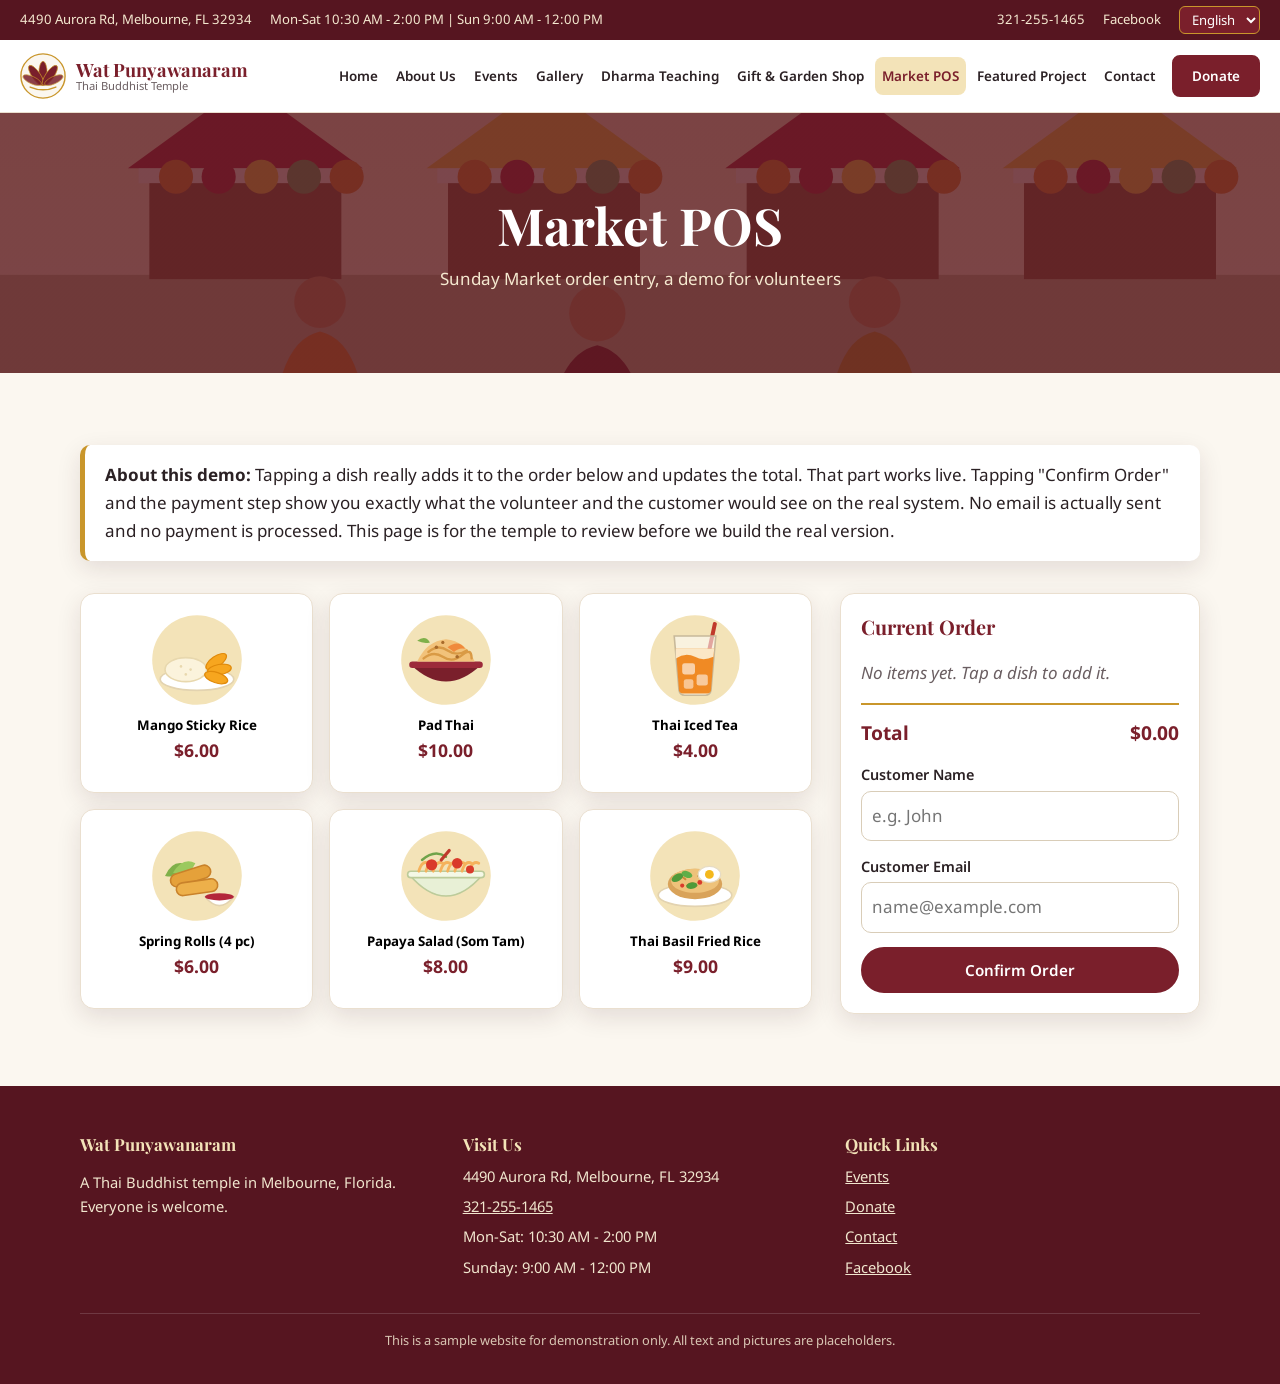
<file: market-pos.html>
<!DOCTYPE html>
<html lang="en">
<head>
<meta charset="utf-8">
<meta name="viewport" content="width=device-width, initial-scale=1">
<title data-i18n="title.pos">Market POS (Demo) | Wat Punyawanaram</title>
<meta name="description" content="Demo order screen for Sunday Market volunteers at Wat Punyawanaram. Sample page, built to show the temple how it could work.">
<link rel="icon" href="images/logo.svg" type="image/svg+xml">
<link rel="preconnect" href="https://fonts.googleapis.com">
<link rel="preconnect" href="https://fonts.gstatic.com" crossorigin>
<link href="https://fonts.googleapis.com/css2?family=Noto+Sans+Thai:wght@400;600&family=Noto+Sans:wght@400;600&family=Noto+Serif+Thai:wght@600;700&family=Playfair+Display:wght@600;700&display=swap" rel="stylesheet">
<link rel="stylesheet" href="css/base.css?v=10">
<link rel="stylesheet" href="css/pages.css?v=10">
</head>
<body>
<div id="site-header"></div>
<main>
<section class="page-banner" style="--bg: url('../images/market.svg')"><div class="container"><h1 data-i18n="pos.title">Market POS</h1><p data-i18n="pos.sub">Sunday Market order entry, a demo for volunteers</p></div></section>
<section class="section"><div class="container">

<div class="notice"><strong data-i18n="pos.note.b">About this demo:</strong> <span data-i18n="pos.note">Tapping a dish really adds it to the order below and updates the total. That part works live. Tapping "Confirm Order" and the payment step show you exactly what the volunteer and the customer would see on the real system. No email is actually sent and no payment is processed. This page is for the temple to review before we build the real version.</span></div>

<div class="pos-wrap">
  <div class="pos-items">
    <button type="button" class="pos-item" data-id="mango" data-price="6"><img class="dish-img" src="images/pos-mango.svg" alt="" width="96" height="96"><span class="name" data-i18n="pos.d.mango">Mango Sticky Rice</span><span class="price">$6.00</span></button>
    <button type="button" class="pos-item" data-id="padthai" data-price="10"><img class="dish-img" src="images/pos-padthai.svg" alt="" width="96" height="96"><span class="name" data-i18n="pos.d.padthai">Pad Thai</span><span class="price">$10.00</span></button>
    <button type="button" class="pos-item" data-id="thaitea" data-price="4"><img class="dish-img" src="images/pos-thaitea.svg" alt="" width="96" height="96"><span class="name" data-i18n="pos.d.thaitea">Thai Iced Tea</span><span class="price">$4.00</span></button>
    <button type="button" class="pos-item" data-id="springrolls" data-price="6"><img class="dish-img" src="images/pos-springrolls.svg" alt="" width="96" height="96"><span class="name" data-i18n="pos.d.springrolls">Spring Rolls (4 pc)</span><span class="price">$6.00</span></button>
    <button type="button" class="pos-item" data-id="papayasalad" data-price="8"><img class="dish-img" src="images/pos-papayasalad.svg" alt="" width="96" height="96"><span class="name" data-i18n="pos.d.papayasalad">Papaya Salad (Som Tam)</span><span class="price">$8.00</span></button>
    <button type="button" class="pos-item" data-id="basilrice" data-price="9"><img class="dish-img" src="images/pos-basilrice.svg" alt="" width="96" height="96"><span class="name" data-i18n="pos.d.basilrice">Thai Basil Fried Rice</span><span class="price">$9.00</span></button>
  </div>

  <div class="pos-cart">
    <h3 data-i18n="pos.cart">Current Order</h3>
    <ul class="pos-cart-list" id="cart-list"></ul>
    <p class="pos-empty" id="cart-empty" data-i18n="pos.empty">No items yet. Tap a dish to add it.</p>
    <div class="pos-total"><span data-i18n="pos.total">Total</span><span id="cart-total">$0.00</span></div>
    <form id="order-form">
      <label for="cust-name" data-i18n="pos.name">Customer Name</label>
      <input id="cust-name" type="text" autocomplete="off" placeholder="e.g. John" data-i18n-ph="pos.name.ph">
      <label for="cust-email" data-i18n="pos.email">Customer Email</label>
      <input id="cust-email" type="email" autocomplete="off" placeholder="name@example.com" data-i18n-ph="pos.email.ph">
      <p class="pos-msg" id="order-msg"></p>
      <button type="submit" class="btn" style="width:100%;margin-top:14px;" data-i18n="pos.confirm">Confirm Order</button>
    </form>
  </div>
</div>

<div class="pos-result" id="pos-result" hidden>
  <h3><span data-i18n="pos.created">Order Created</span> <span class="pos-order-no" id="result-order-no"></span></h3>
  <p data-i18n="pos.next">Here is what would happen next on the real system:</p>
  <div class="pos-email-preview" id="email-preview-1"></div>
  <button type="button" class="btn btn-gold" id="mark-paid-btn" data-i18n="pos.paid.btn">Simulate: Payment Received on Zeffy → Send Pickup Code</button>
  <div id="pickup-section" hidden>
    <div class="pos-email-preview" id="email-preview-2"></div>
    <p data-i18n="pos.code.intro">Pickup code (the volunteer would also see this on screen as a backup):</p>
    <div class="pos-code" id="pickup-code"></div>
  </div>
  <p style="margin-top:16px;"><button type="button" class="btn btn-outline" id="new-order-btn" data-i18n="pos.new">Start New Order</button></p>
</div>

</div></section>
</main>
<div id="site-footer"></div>
<script src="js/lang-en.js?v=10"></script>
<script src="js/lang-th.js?v=10"></script>
<script src="js/layout.js?v=10"></script>
<script src="js/main.js?v=10"></script>
<script src="js/market-pos.js?v=10"></script>
</body>
</html>
</file>
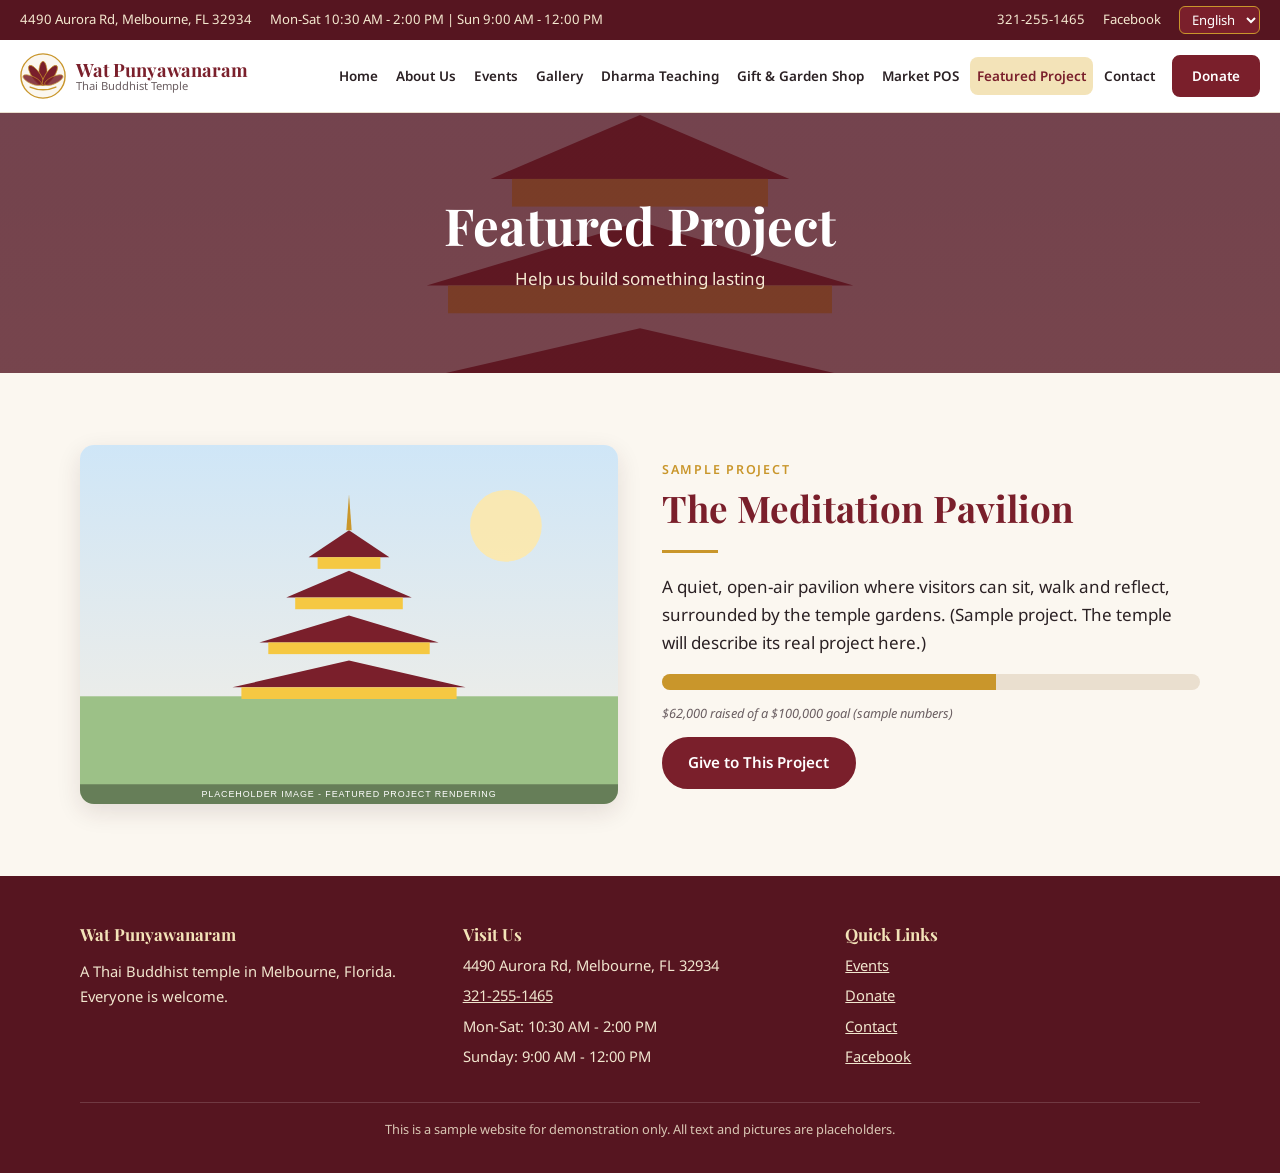
<file: project.html>
<!DOCTYPE html>
<html lang="en">
<head>
<meta charset="utf-8">
<meta name="viewport" content="width=device-width, initial-scale=1">
<title data-i18n="title.project">Featured Project | Wat Punyawanaram</title>
<meta name="description" content="Wat Punyawanaram, a Thai Buddhist temple at 4490 Aurora Rd, Melbourne, Florida. Sunday food market, meditation and community. Sample website.">
<link rel="icon" href="images/logo.svg" type="image/svg+xml">
<link rel="preconnect" href="https://fonts.googleapis.com">
<link rel="preconnect" href="https://fonts.gstatic.com" crossorigin>
<link href="https://fonts.googleapis.com/css2?family=Noto+Sans+Thai:wght@400;600&family=Noto+Sans:wght@400;600&family=Noto+Serif+Thai:wght@600;700&family=Playfair+Display:wght@600;700&display=swap" rel="stylesheet">
<link rel="stylesheet" href="css/base.css?v=10">
<link rel="stylesheet" href="css/pages.css?v=10">
</head>
<body>
<div id="site-header"></div>
<main>
<section class="page-banner" style="--bg: url('../images/project.svg')"><div class="container"><h1 data-i18n="p.title">Featured Project</h1><p data-i18n="p.sub">Help us build something lasting</p></div></section>
<section class="section"><div class="container split">
  <img src="images/project.svg" alt="Project rendering">
  <div><p class="eyebrow" data-i18n="p.eyebrow">SAMPLE PROJECT</p><h2 data-i18n="p.h">The Meditation Pavilion</h2><hr class="rule">
  <p data-i18n="p.p1">A quiet, open-air pavilion where visitors can sit, walk and reflect, surrounded by the temple gardens. (Sample project. The temple will describe its real project here.)</p>
  <div class="progress"><div></div></div>
  <p class="sample-tag" data-i18n="p.goal">$62,000 raised of a $100,000 goal (sample numbers)</p>
  <a class="btn" href="donate.html" data-i18n="p.btn">Give to This Project</a></div>
</div></section>
</main>
<div id="site-footer"></div>
<script src="js/lang-en.js?v=10"></script>
<script src="js/lang-th.js?v=10"></script>
<script src="js/layout.js?v=10"></script>
<script src="js/main.js?v=10"></script>
</body>
</html>
</file>
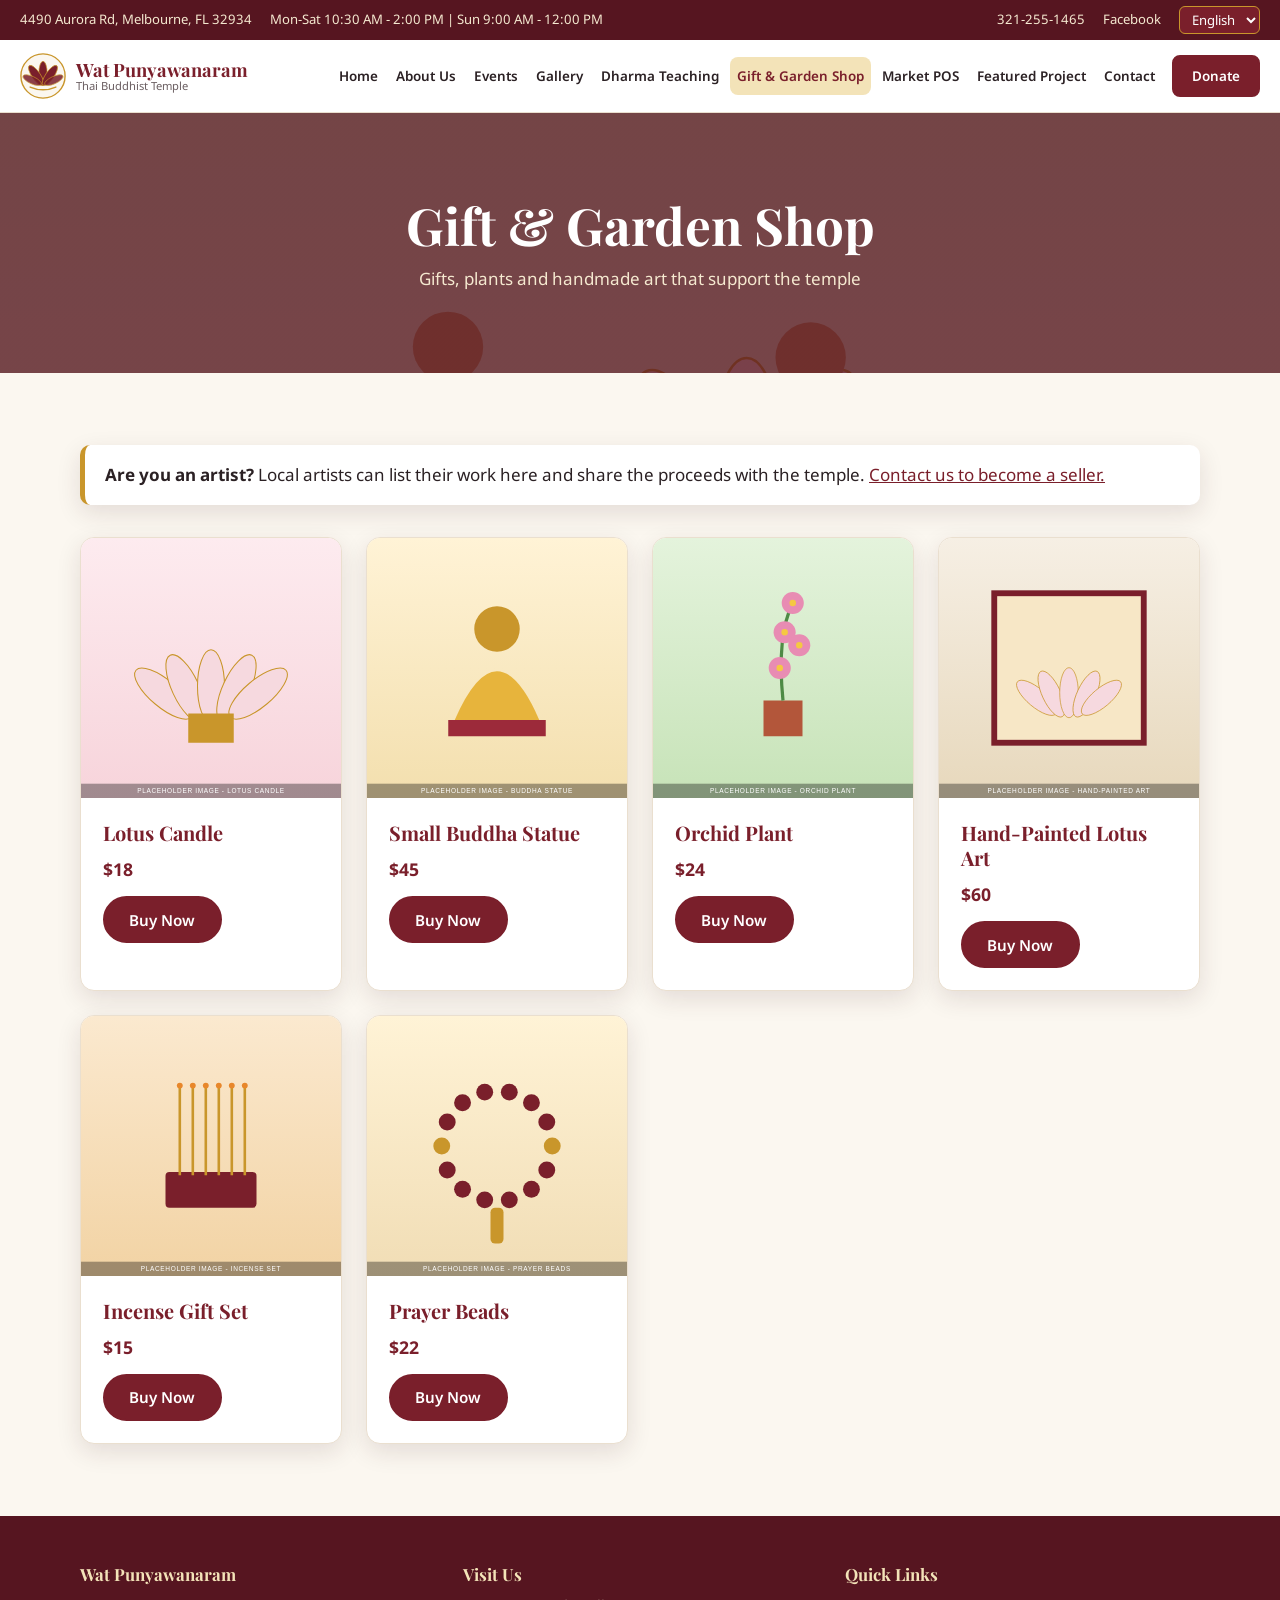
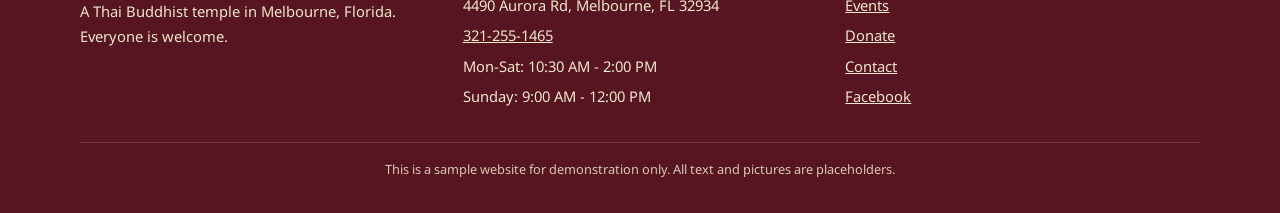
<file: shop.html>
<!DOCTYPE html>
<html lang="en">
<head>
<meta charset="utf-8">
<meta name="viewport" content="width=device-width, initial-scale=1">
<title data-i18n="title.shop">Gift & Garden Shop | Wat Punyawanaram</title>
<meta name="description" content="Wat Punyawanaram, a Thai Buddhist temple at 4490 Aurora Rd, Melbourne, Florida. Sunday food market, meditation and community. Sample website.">
<link rel="icon" href="images/logo.svg" type="image/svg+xml">
<link rel="preconnect" href="https://fonts.googleapis.com">
<link rel="preconnect" href="https://fonts.gstatic.com" crossorigin>
<link href="https://fonts.googleapis.com/css2?family=Noto+Sans+Thai:wght@400;600&family=Noto+Sans:wght@400;600&family=Noto+Serif+Thai:wght@600;700&family=Playfair+Display:wght@600;700&display=swap" rel="stylesheet">
<link rel="stylesheet" href="css/base.css?v=10">
<link rel="stylesheet" href="css/pages.css?v=10">
</head>
<body>
<div id="site-header"></div>
<main>
<section class="page-banner" style="--bg: url('../images/gallery-4.svg')"><div class="container"><h1 data-i18n="s.title">Gift & Garden Shop</h1><p data-i18n="s.sub">Gifts, plants and handmade art that support the temple</p></div></section>
<section class="section"><div class="container">
<div class="notice"><strong data-i18n="s.n1">Are you an artist?</strong> <span data-i18n="s.n2">Local artists can list their work here and share the proceeds with the temple.</span>
<a href="contact.html" data-i18n="s.n3">Contact us to become a seller.</a></div>
<div class="grid-3"><div class="card shop-card"><img src="images/shop-1.svg" alt="Lotus Candle"><div class="body">
  <h3 data-i18n="s.i1">Lotus Candle</h3><p class="price">$18</p><button class="btn" data-demo data-i18n="s.buy">Buy Now</button></div></div>
<div class="card shop-card"><img src="images/shop-2.svg" alt="Small Buddha Statue"><div class="body">
  <h3 data-i18n="s.i2">Small Buddha Statue</h3><p class="price">$45</p><button class="btn" data-demo data-i18n="s.buy">Buy Now</button></div></div>
<div class="card shop-card"><img src="images/shop-3.svg" alt="Orchid Plant"><div class="body">
  <h3 data-i18n="s.i3">Orchid Plant</h3><p class="price">$24</p><button class="btn" data-demo data-i18n="s.buy">Buy Now</button></div></div>
<div class="card shop-card"><img src="images/shop-4.svg" alt="Hand-Painted Lotus Art"><div class="body">
  <h3 data-i18n="s.i4">Hand-Painted Lotus Art</h3><p class="price">$60</p><button class="btn" data-demo data-i18n="s.buy">Buy Now</button></div></div>
<div class="card shop-card"><img src="images/shop-5.svg" alt="Incense Gift Set"><div class="body">
  <h3 data-i18n="s.i5">Incense Gift Set</h3><p class="price">$15</p><button class="btn" data-demo data-i18n="s.buy">Buy Now</button></div></div>
<div class="card shop-card"><img src="images/shop-6.svg" alt="Prayer Beads"><div class="body">
  <h3 data-i18n="s.i6">Prayer Beads</h3><p class="price">$22</p><button class="btn" data-demo data-i18n="s.buy">Buy Now</button></div></div>
</div>
</div></section>
</main>
<div id="site-footer"></div>
<script src="js/lang-en.js?v=10"></script>
<script src="js/lang-th.js?v=10"></script>
<script src="js/layout.js?v=10"></script>
<script src="js/main.js?v=10"></script>
</body>
</html>
</file>
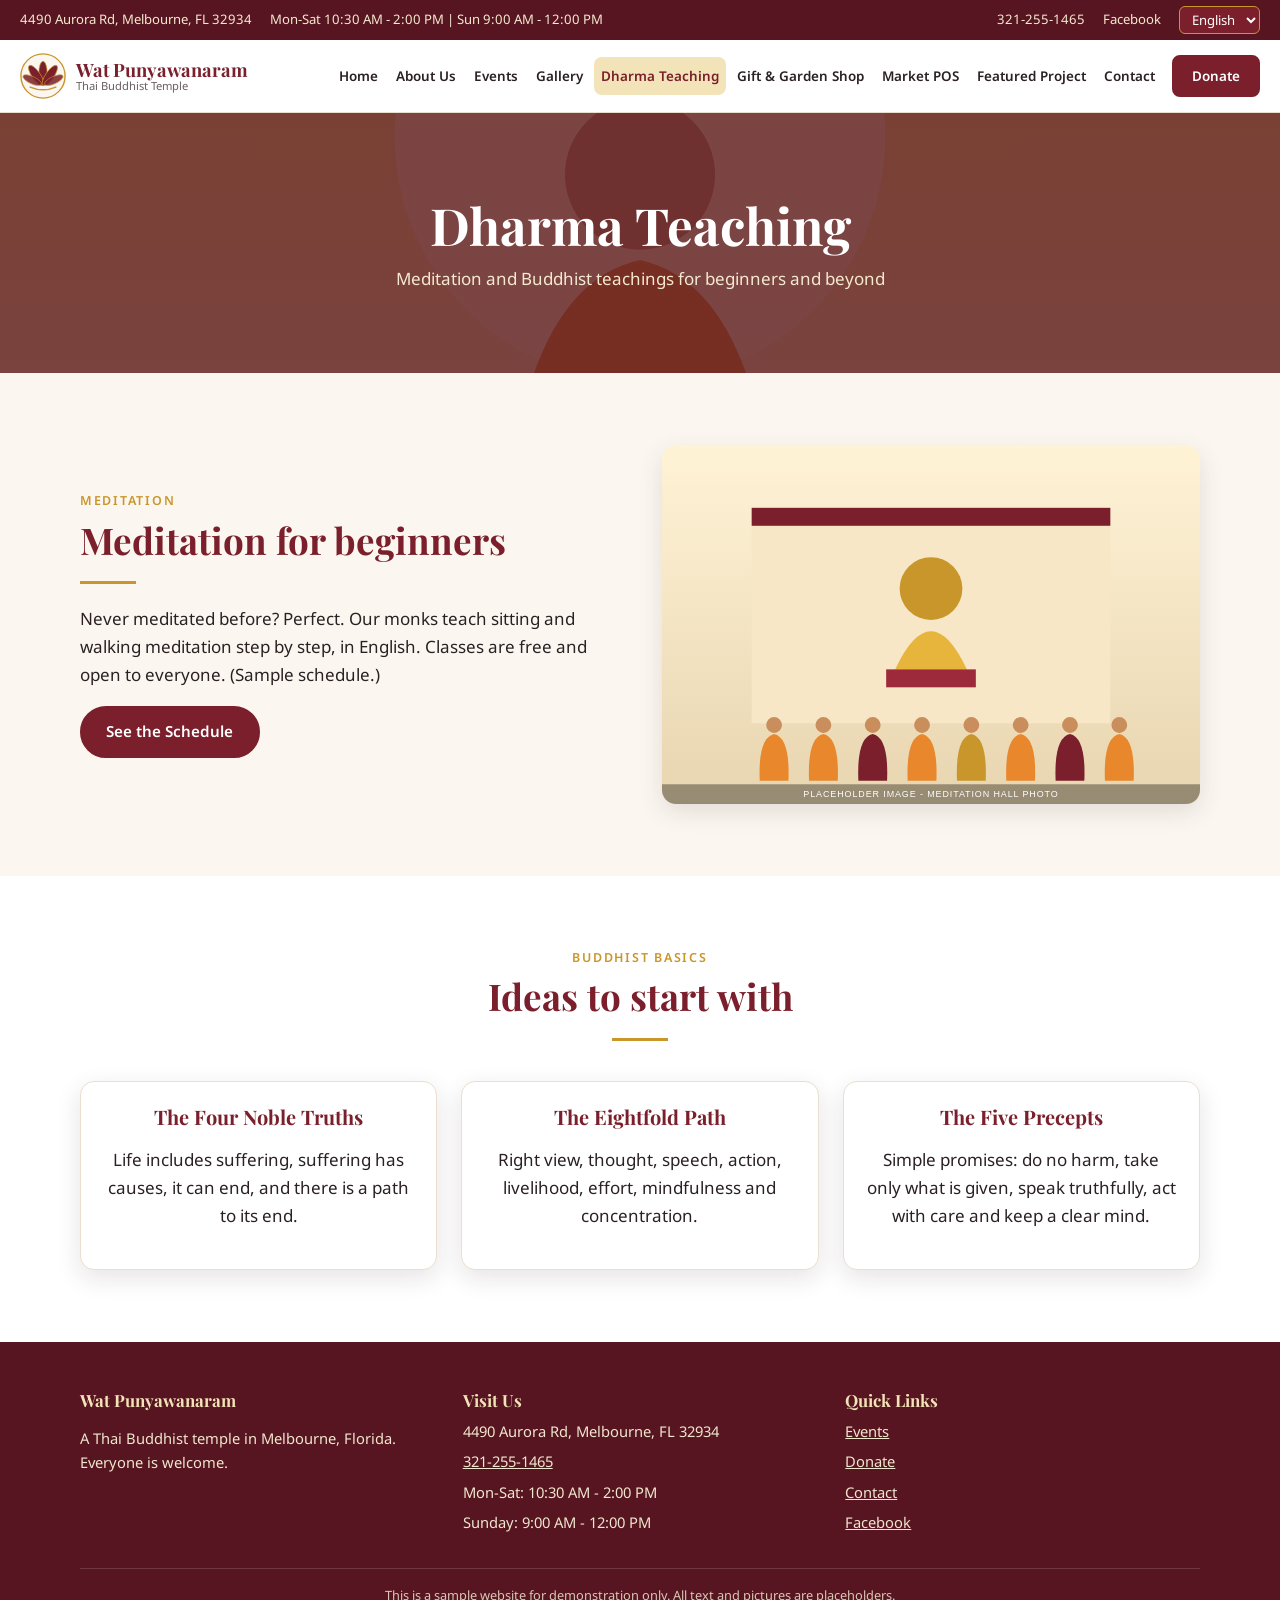
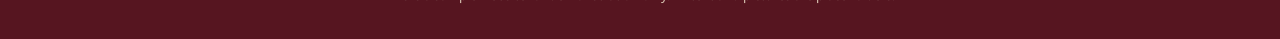
<file: teaching.html>
<!DOCTYPE html>
<html lang="en">
<head>
<meta charset="utf-8">
<meta name="viewport" content="width=device-width, initial-scale=1">
<title data-i18n="title.teaching">Dharma Teaching | Wat Punyawanaram</title>
<meta name="description" content="Wat Punyawanaram, a Thai Buddhist temple at 4490 Aurora Rd, Melbourne, Florida. Sunday food market, meditation and community. Sample website.">
<link rel="icon" href="images/logo.svg" type="image/svg+xml">
<link rel="preconnect" href="https://fonts.googleapis.com">
<link rel="preconnect" href="https://fonts.gstatic.com" crossorigin>
<link href="https://fonts.googleapis.com/css2?family=Noto+Sans+Thai:wght@400;600&family=Noto+Sans:wght@400;600&family=Noto+Serif+Thai:wght@600;700&family=Playfair+Display:wght@600;700&display=swap" rel="stylesheet">
<link rel="stylesheet" href="css/base.css?v=10">
<link rel="stylesheet" href="css/pages.css?v=10">
</head>
<body>
<div id="site-header"></div>
<main>
<section class="page-banner" style="--bg: url('../images/monk.svg')"><div class="container"><h1 data-i18n="t.title">Dharma Teaching</h1><p data-i18n="t.sub">Meditation and Buddhist teachings for beginners and beyond</p></div></section>
<section class="section"><div class="container split">
  <div><p class="eyebrow" data-i18n="t.m.eyebrow">MEDITATION</p><h2 data-i18n="t.m.title">Meditation for beginners</h2><hr class="rule">
  <p data-i18n="t.m.p">Never meditated before? Perfect. Our monks teach sitting and walking meditation step by step, in English. Classes are free and open to everyone. (Sample schedule.)</p>
  <a class="btn" href="events.html" data-i18n="t.m.btn">See the Schedule</a></div>
  <img src="images/hall.svg" alt="Meditation hall">
</div></section>
<section class="section white"><div class="container">
  <div class="section-head"><p class="eyebrow" data-i18n="t.b.eyebrow">BUDDHIST BASICS</p><h2 data-i18n="t.b.title">Ideas to start with</h2><hr class="rule"></div>
  <div class="grid-3"><div class="card plain"><div class="body"><h3 data-i18n="t.b1.t">The Four Noble Truths</h3><p data-i18n="t.b1.p">Life includes suffering, suffering has causes, it can end, and there is a path to its end.</p></div></div>
<div class="card plain"><div class="body"><h3 data-i18n="t.b2.t">The Eightfold Path</h3><p data-i18n="t.b2.p">Right view, thought, speech, action, livelihood, effort, mindfulness and concentration.</p></div></div>
<div class="card plain"><div class="body"><h3 data-i18n="t.b3.t">The Five Precepts</h3><p data-i18n="t.b3.p">Simple promises: do no harm, take only what is given, speak truthfully, act with care and keep a clear mind.</p></div></div>
</div>
</div></section>
</main>
<div id="site-footer"></div>
<script src="js/lang-en.js?v=10"></script>
<script src="js/lang-th.js?v=10"></script>
<script src="js/layout.js?v=10"></script>
<script src="js/main.js?v=10"></script>
</body>
</html>
</file>
<file: css/base.css>
/* Wat Punyawanaram sample site - shared styles.
   Colors live here so they are easy to change in one place. */
:root {
  --cream: #fbf7f0;
  --white: #ffffff;
  --maroon: #7a1f2b;
  --maroon-dark: #561520;
  --gold: #c9962b;
  --gold-soft: #f3e3b8;
  --ink: #2b2124;
  --muted: #6b5f62;
  --line: #eadfcf;
  --radius: 14px;
  --shadow: 0 8px 24px rgba(60, 25, 30, 0.12);
}
* { box-sizing: border-box; }
html { scroll-behavior: smooth; }
body {
  margin: 0;
  font-family: "Noto Sans", "Noto Sans Thai", system-ui, sans-serif;
  color: var(--ink);
  background: var(--cream);
  line-height: 1.65;
  font-size: 17px;
}
img { max-width: 100%; display: block; }
a { color: var(--maroon); }
h1, h2, h3 {
  font-family: "Playfair Display", "Noto Serif Thai", serif;
  color: var(--maroon);
  line-height: 1.25;
  margin: 0 0 0.5em;
}
h1 { font-size: clamp(2rem, 5vw, 3.2rem); }
h2 { font-size: clamp(1.6rem, 3.5vw, 2.3rem); }
h3 { font-size: 1.25rem; }
.container { width: min(1120px, 100% - 32px); margin-inline: auto; }
.eyebrow {
  text-transform: uppercase; letter-spacing: 0.14em; font-size: 0.78rem;
  color: var(--gold); font-weight: 600; margin: 0 0 0.4em;
}
.rule { width: 56px; height: 3px; background: var(--gold); border: 0; margin: 0 0 1.2em; }

/* Buttons */
.btn {
  display: inline-block; padding: 0.75em 1.6em; border-radius: 999px;
  background: var(--maroon); color: #fff; text-decoration: none; font-weight: 600;
  border: 2px solid var(--maroon); cursor: pointer; font-size: 0.95rem; font-family: inherit;
  transition: background 0.2s, color 0.2s, transform 0.2s;
}
.btn:hover { background: var(--maroon-dark); transform: translateY(-1px); }
.btn-gold { background: var(--gold); border-color: var(--gold); color: #2b1a00; }
.btn-gold:hover { background: #b38322; }
.btn-ghost { background: transparent; color: #fff; border-color: #fff; }
.btn-ghost:hover { background: #fff; color: var(--maroon); }
.btn-outline { background: transparent; color: var(--maroon); }
.btn-outline:hover { background: var(--maroon); color: #fff; }

/* Top bar */
.topbar { background: var(--maroon-dark); color: #f5e9d0; font-size: 0.82rem; }
.topbar .container { display: flex; gap: 18px; align-items: center; justify-content: space-between; padding: 6px 0; flex-wrap: wrap; }
.topbar a { color: #f5e9d0; text-decoration: none; }
.topbar .tb-left, .topbar .tb-right { display: flex; gap: 18px; align-items: center; flex-wrap: wrap; }
.lang-select {
  background: var(--maroon); color: #fff; border: 1px solid var(--gold);
  border-radius: 6px; padding: 3px 8px; font-size: 0.82rem; font-family: inherit; cursor: pointer;
}

/* Header and menu */
.site-header { background: var(--white); position: sticky; top: 0; z-index: 50; border-bottom: 1px solid var(--line); }
.topbar .container, .site-header .container { width: min(1240px, 100% - 32px); }
.site-header .container { display: flex; align-items: center; justify-content: space-between; min-height: 72px; gap: 16px; }
.brand { display: flex; align-items: center; gap: 10px; text-decoration: none; color: var(--maroon); }
.brand img { width: 46px; height: 46px; }
.brand span { white-space: nowrap; font-family: "Playfair Display", "Noto Serif Thai", serif; font-weight: 700; font-size: 1.15rem; line-height: 1.1; }
.brand small { display: block; font-family: "Noto Sans", "Noto Sans Thai", sans-serif; font-weight: 400; font-size: 0.7rem; color: var(--muted); }
.nav { display: flex; align-items: center; gap: 4px; }
.nav a { text-decoration: none; color: var(--ink); font-size: 0.84rem; font-weight: 600; padding: 8px 7px; border-radius: 8px; white-space: nowrap; }
.nav a:hover, .nav a.active { color: var(--maroon); background: var(--gold-soft); }
.nav a.btn { color: #fff; margin-left: 6px; padding: 8px 18px; background: var(--maroon); }
.nav a.btn:hover { background: var(--maroon-dark); }
.menu-btn { display: none; background: none; border: 1px solid var(--line); border-radius: 8px; padding: 8px 12px; font-size: 1.3rem; color: var(--maroon); cursor: pointer; }

@media (max-width: 1220px) {
  .menu-btn { display: block; }
  .nav {
    display: none; position: absolute; left: 0; right: 0; top: 100%; background: var(--white);
    flex-direction: column; align-items: stretch; padding: 12px 16px 20px; border-bottom: 1px solid var(--line);
    box-shadow: var(--shadow);
  }
  .nav.open { display: flex; }
  .nav a { font-size: 1.05rem; padding: 12px; }
  .nav a.btn { text-align: center; margin: 8px 0 0; }
  .topbar .tb-hours { display: none; }
}

/* Footer */
.site-footer { background: var(--maroon-dark); color: #f1e6ce; margin-top: 0; padding: 48px 0 20px; font-size: 0.92rem; }
.site-footer h3 { color: var(--gold-soft); font-size: 1.05rem; }
.site-footer a { color: #f1e6ce; }
.foot-grid { display: grid; grid-template-columns: repeat(auto-fit, minmax(210px, 1fr)); gap: 28px; }
.foot-grid ul { list-style: none; padding: 0; margin: 0; }
.foot-grid li { margin-bottom: 6px; }
.foot-note { border-top: 1px solid rgba(255, 255, 255, 0.18); margin-top: 28px; padding-top: 16px; text-align: center; font-size: 0.8rem; opacity: 0.85; }

/* Demo popup */
.modal { position: fixed; inset: 0; background: rgba(30, 10, 14, 0.6); display: none; align-items: center; justify-content: center; z-index: 100; padding: 16px; }
.modal.open { display: flex; }
.modal-box { background: #fff; border-radius: var(--radius); padding: 32px 28px; max-width: 420px; text-align: center; box-shadow: var(--shadow); border-top: 6px solid var(--gold); }
.modal-box h3 { font-size: 1.5rem; }
</file>
<file: css/pages.css>
/* Page sections. Mostly cream and white, with maroon used in small doses. */
.section { padding: 72px 0; }
.section.white { background: var(--white); }
.section-head { text-align: center; max-width: 680px; margin: 0 auto 40px; }
.section-head .rule { margin-inline: auto; }
.center { text-align: center; }

/* Page banner (inner pages) */
.page-banner {
  background: linear-gradient(rgba(86, 21, 32, 0.78), rgba(86, 21, 32, 0.78)), var(--bg) center / cover;
  color: #fff; text-align: center; padding: 80px 0;
}
.page-banner h1 { color: #fff; margin: 0; }
.page-banner p { margin: 8px 0 0; color: #f5e9d0; }

/* Home hero */
.hero {
  background: linear-gradient(90deg, rgba(86, 21, 32, 0.85), rgba(86, 21, 32, 0.25)), url("../images/temple.jpg") center 45% / cover;
  color: #fff; padding: 120px 0 110px;
}
.hero h1 { color: #fff; max-width: 640px; }
.hero p { max-width: 560px; font-size: 1.15rem; color: #f8ecd2; }
.hero .actions { display: flex; flex-wrap: wrap; gap: 12px; margin-top: 24px; }

/* Layouts */
.split { display: grid; grid-template-columns: 1fr 1fr; gap: 44px; align-items: center; }
.split img { border-radius: var(--radius); box-shadow: var(--shadow); width: 100%; }
.grid-3 { display: grid; grid-template-columns: repeat(auto-fit, minmax(260px, 1fr)); gap: 24px; }
.card { background: var(--white); border-radius: var(--radius); box-shadow: var(--shadow); overflow: hidden; border: 1px solid var(--line); }
.card .body { padding: 22px; }
.card.plain .body { text-align: center; }
.icon { font-size: 2rem; display: block; margin-bottom: 6px; }
@media (max-width: 800px) {
  .split { grid-template-columns: 1fr; gap: 24px; }
  .section { padding: 52px 0; }
  .hero { padding: 80px 0; }
}

/* Sunday market highlight */
.market { background: var(--gold-soft); border-top: 4px solid var(--gold); border-bottom: 4px solid var(--gold); }
.market .tips { list-style: none; padding: 0; margin: 18px 0; display: grid; gap: 8px; }
.market .tips li::before { content: "\2726\00a0"; color: var(--gold); }
.badge { display: inline-block; background: var(--maroon); color: #fff; padding: 4px 14px; border-radius: 999px; font-size: 0.8rem; font-weight: 600; letter-spacing: 0.04em; }

/* Dark donate band */
.band { background: var(--maroon); color: #fff; text-align: center; padding: 72px 0; }
.band h2 { color: #fff; max-width: 760px; margin-inline: auto; }
.band p { color: #f5e9d0; max-width: 640px; margin: 0 auto 24px; }

/* Events */
.event { display: flex; gap: 18px; background: var(--white); border: 1px solid var(--line); border-radius: var(--radius); box-shadow: var(--shadow); padding: 18px; margin-bottom: 20px; align-items: center; }
.event img { width: 190px; height: 128px; object-fit: cover; border-radius: 10px; flex: none; }
.date { flex: none; width: 64px; text-align: center; border: 2px solid var(--gold); border-radius: 10px; padding: 6px 0; background: var(--cream); }
.date b { display: block; font-size: 1.5rem; color: var(--maroon); line-height: 1.1; }
.date span { font-size: 0.75rem; text-transform: uppercase; color: var(--muted); }
.event h3 { margin-bottom: 4px; }
.event p { margin: 0; color: var(--muted); font-size: 0.95rem; }
.event-card img { aspect-ratio: 3 / 2; object-fit: cover; width: 100%; }
@media (max-width: 700px) { .event { flex-direction: column; align-items: flex-start; } .event img { width: 100%; height: auto; aspect-ratio: 3 / 2; } }

/* Gallery */
.gallery { display: grid; grid-template-columns: repeat(auto-fill, minmax(260px, 1fr)); gap: 16px; }
.gallery img { border-radius: 12px; cursor: zoom-in; width: 100%; aspect-ratio: 3 / 2; object-fit: cover; transition: transform 0.2s; }
.gallery img:hover { transform: scale(1.02); }

/* Shop */
.price { font-weight: 700; color: var(--maroon); font-size: 1.1rem; margin: 4px 0 12px; }
.shop-card img { aspect-ratio: 1 / 1; object-fit: cover; width: 100%; }
.notice { background: var(--white); border-left: 5px solid var(--gold); border-radius: 10px; padding: 16px 20px; margin-bottom: 32px; box-shadow: var(--shadow); }

/* Project */
.progress { background: var(--line); border-radius: 999px; height: 16px; overflow: hidden; margin: 12px 0 6px; }
.progress div { background: var(--gold); height: 100%; width: 62%; }

/* Contact and forms */
.info-list { list-style: none; padding: 0; margin: 0 0 20px; }
.info-list li { padding: 8px 0; border-bottom: 1px solid var(--line); }
.form label { display: block; font-weight: 600; margin: 12px 0 4px; font-size: 0.92rem; }
.form input, .form textarea { width: 100%; padding: 12px; border: 1px solid #d9cdb8; border-radius: 10px; font: inherit; background: #fff; }
.map { width: 100%; height: 360px; border: 0; border-radius: var(--radius); box-shadow: var(--shadow); }
.amounts { display: flex; flex-wrap: wrap; gap: 12px; justify-content: center; margin: 20px 0; }
.sample-tag { font-size: 0.8rem; color: var(--muted); font-style: italic; }

/* Photo carousel (Sunday market) */
.carousel { position: relative; border-radius: var(--radius); overflow: hidden; box-shadow: var(--shadow); aspect-ratio: 3 / 2; background: var(--ink); }
.slides, .slide { position: absolute; inset: 0; width: 100%; height: 100%; }
.carousel .slide { display: none; object-fit: cover; border-radius: 0; box-shadow: none; }
.carousel .slide.active { display: block; animation: slidein 0.5s ease; }
@keyframes slidein { from { opacity: 0; } to { opacity: 1; } }
.car-btn { position: absolute; top: 50%; transform: translateY(-50%); width: 42px; height: 42px; border-radius: 50%; border: 0; background: rgba(255, 255, 255, 0.85); color: var(--maroon); font-size: 1.1rem; cursor: pointer; }
.car-btn:hover { background: #fff; }
.car-btn.prev { left: 10px; }
.car-btn.next { right: 10px; }
.car-bar { position: absolute; left: 0; right: 0; bottom: 0; display: flex; align-items: center; justify-content: space-between; gap: 12px; padding: 10px 14px; background: linear-gradient(transparent, rgba(30, 10, 14, 0.7)); }
.car-play { background: var(--maroon); color: #fff; border: 2px solid #fff; border-radius: 999px; padding: 6px 16px; font: inherit; font-size: 0.88rem; font-weight: 600; cursor: pointer; }
.car-play:hover { background: var(--maroon-dark); }
.dots { display: flex; gap: 8px; }
.dots button { width: 11px; height: 11px; padding: 0; border-radius: 50%; border: 1px solid #fff; background: transparent; cursor: pointer; }
.dots button.active { background: #fff; }

/* Home page event cards: date line, intro text and schedule list */
.event-card .body p strong { display: block; color: var(--maroon); font-size: 1rem; }
.sched { white-space: pre-line; font-size: 0.94rem; }
.sched p { margin: 0 0 0.7em; }
.sched-note { font-style: italic; color: var(--muted); margin-top: 0.9em !important; }
.sched-label { text-transform: uppercase; letter-spacing: 0.12em; font-size: 0.74rem; font-weight: 600; color: var(--gold); margin: 1.1em 0 0.2em !important; }
.sched-row { display: grid; grid-template-columns: 6.2rem 1fr; gap: 12px; padding: 8px 0; border-top: 1px solid var(--line); white-space: normal; }
.sched-time { font-weight: 700; color: var(--maroon); white-space: nowrap; font-variant-numeric: tabular-nums; }
:lang(th) .sched-label { letter-spacing: 0; font-size: 0.85rem; }

/* Market POS (demo) */
.pos-wrap { display: grid; grid-template-columns: 1fr 360px; gap: 28px; align-items: flex-start; }
.pos-items { display: grid; grid-template-columns: repeat(auto-fill, minmax(200px, 1fr)); gap: 16px; }
.pos-item { background: var(--white); border: 1px solid var(--line); border-radius: var(--radius); box-shadow: var(--shadow); padding: 18px; text-align: center; cursor: pointer; font-family: inherit; transition: transform 0.15s, box-shadow 0.15s; }
.pos-item:hover { transform: translateY(-2px); box-shadow: 0 10px 28px rgba(60, 25, 30, 0.16); }
.pos-item .dish-img { width: 96px; height: 96px; display: block; margin: 0 auto 8px; }
.pos-item .name { display: block; font-weight: 700; margin-bottom: 4px; }
.pos-item .price { display: block; color: var(--maroon); font-weight: 700; }

.pos-cart { background: var(--white); border: 1px solid var(--line); border-radius: var(--radius); box-shadow: var(--shadow); padding: 20px; position: sticky; top: 90px; }
.pos-cart h3 { margin-top: 0; }
.pos-cart-list { list-style: none; padding: 0; margin: 0 0 6px; }
.pos-cart-list li { display: flex; flex-wrap: wrap; justify-content: space-between; align-items: center; gap: 6px 8px; padding: 10px 0; border-bottom: 1px solid var(--line); font-size: 0.95rem; }
.pos-line-name { flex: 1 1 0; min-width: 0; font-weight: 600; }
.pos-line-price { font-weight: 700; color: var(--maroon); }
.pos-qty { flex: 0 0 100%; display: flex; align-items: center; gap: 12px; }
.pos-qty-num { min-width: 1.6em; text-align: center; font-weight: 700; font-size: 1.05rem; }
.pos-cart-list li button { width: 34px; height: 34px; border-radius: 50%; border: 1px solid var(--gold); background: var(--cream); color: var(--maroon); cursor: pointer; font-weight: 700; font-size: 1.2rem; line-height: 1; }
.pos-cart-list li button:hover { background: var(--gold-soft); }
.pos-empty { color: var(--muted); font-style: italic; padding: 10px 0; margin: 0 0 6px; }
.pos-total { display: flex; justify-content: space-between; font-size: 1.2rem; font-weight: 700; color: var(--maroon); border-top: 2px solid var(--gold); padding-top: 12px; margin-top: 6px; }
.pos-cart form label { display: block; font-weight: 600; margin: 14px 0 4px; font-size: 0.9rem; }
.pos-cart form input { width: 100%; padding: 10px; border: 1px solid #d9cdb8; border-radius: 10px; font: inherit; }
.pos-msg { color: #b3261e; font-size: 0.85rem; margin: 8px 0 0; display: none; }
.pos-msg.show { display: block; }

.pos-result { background: var(--gold-soft); border: 1px solid var(--gold); border-radius: var(--radius); padding: 22px; margin-top: 28px; }
.pos-result h3 { margin-top: 0; }
.pos-order-no { display: inline-block; background: var(--maroon); color: #fff; font-weight: 700; padding: 4px 14px; border-radius: 999px; font-size: 1.05rem; letter-spacing: 0.03em; }
.pos-email-preview { background: #fff; border: 1px dashed var(--muted); border-radius: 10px; padding: 14px 16px; margin: 14px 0; font-size: 0.92rem; white-space: pre-wrap; }
.pos-code { font-size: 2.2rem; font-weight: 800; letter-spacing: 0.15em; color: var(--maroon); background: #fff; border: 3px dashed var(--gold); border-radius: 14px; padding: 14px 20px; display: inline-block; margin: 10px 0; }

@media (max-width: 800px) { .pos-wrap { grid-template-columns: 1fr; } .pos-cart { position: static; } }
</file>
